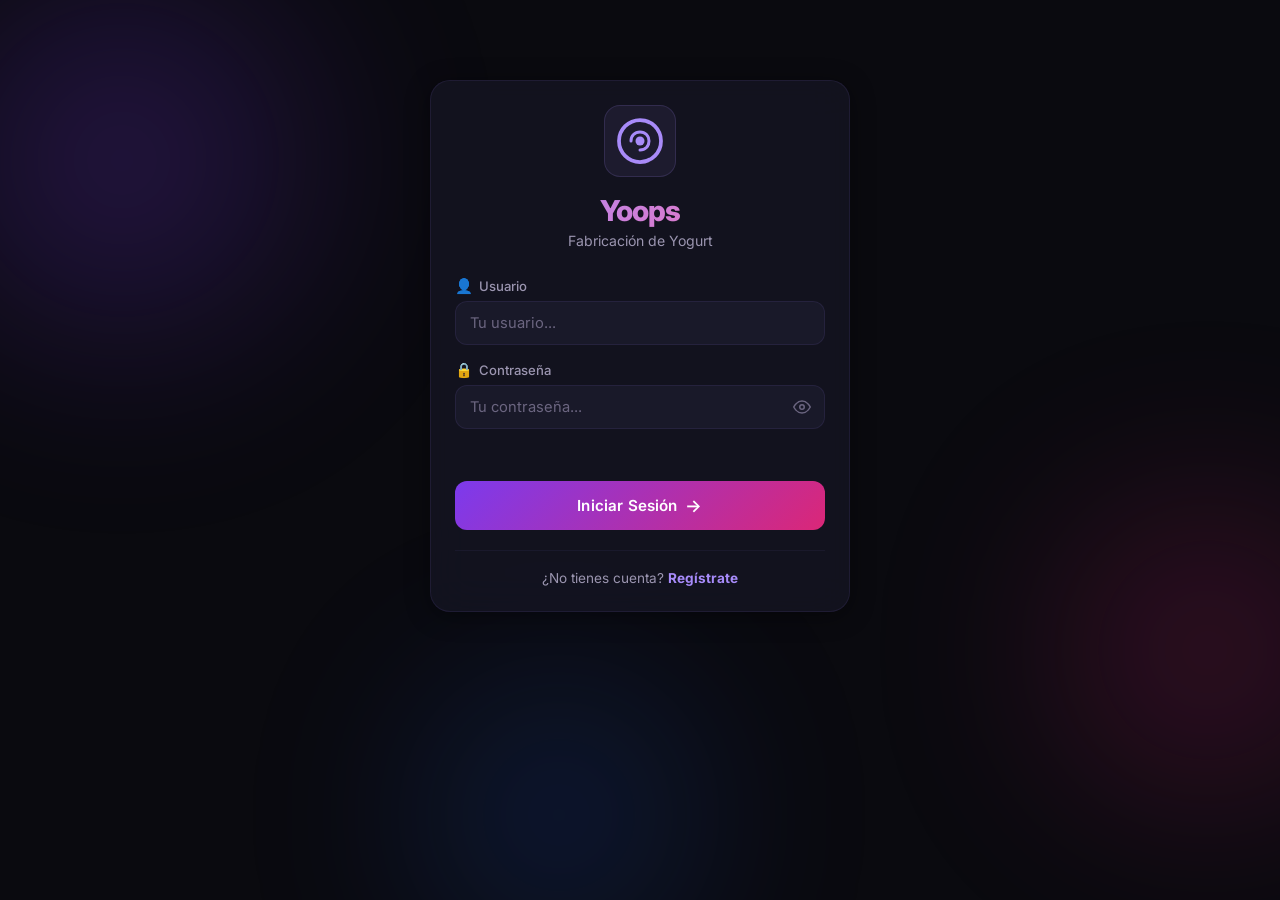
<file: index.html>
<!DOCTYPE html>
<html lang="es">
<head>
    <meta charset="UTF-8">
    <meta name="viewport" content="width=device-width, initial-scale=1.0">
    <title>Yoops - Fabricación de Yogurt</title>
    <meta name="description" content="Sistema de registro de fabricación de yogurt Yoops. Controla sabores, pesos y locales.">
    <link rel="preconnect" href="https://fonts.googleapis.com">
    <link rel="preconnect" href="https://fonts.gstatic.com" crossorigin>
    <link href="https://fonts.googleapis.com/css2?family=Inter:wght@300;400;500;600;700;800&display=swap" rel="stylesheet">
    <link rel="stylesheet" href="styles.css">
    <link rel="stylesheet" href="searchable-combo.css">
</head>
<body>
    <!-- Animated background blobs -->
    <div class="bg-blobs">
        <div class="blob blob-1"></div>
        <div class="blob blob-2"></div>
        <div class="blob blob-3"></div>
    </div>

    <div class="app-container">

        <!-- ========== LOGIN SCREEN ========== -->
        <div class="screen" id="loginScreen">
            <div class="login-card card">
                <div class="login-logo">
                    <div class="logo-icon-lg">
                        <svg width="48" height="48" viewBox="0 0 32 32" fill="none">
                            <circle cx="16" cy="16" r="14" stroke="url(#logoGrad2)" stroke-width="2.5"/>
                            <path d="M10 16C10 12.5 12.5 10 16 10C19.5 10 22 12.5 22 16C22 19.5 19.5 22 16 22" stroke="url(#logoGrad2)" stroke-width="2" stroke-linecap="round"/>
                            <circle cx="16" cy="16" r="3" fill="url(#logoGrad2)"/>
                            <defs>
                                <linearGradient id="logoGrad2" x1="0" y1="0" x2="32" y2="32">
                                    <stop stop-color="#a78bfa"/>
                                    <stop offset="1" stop-color="#f472b6"/>
                                </linearGradient>
                            </defs>
                        </svg>
                    </div>
                    <h1 class="login-title">Yoops</h1>
                    <p class="login-subtitle">Fabricación de Yogurt</p>
                </div>

                <form id="loginForm" class="login-form">
                    <div class="form-group">
                        <label for="loginUser" class="form-label">
                            <span class="label-icon">👤</span> Usuario
                        </label>
                        <div class="input-wrapper">
                            <input type="text" id="loginUser" placeholder="Tu usuario..." required autocomplete="username">
                        </div>
                    </div>
                    <div class="form-group">
                        <label for="loginPass" class="form-label">
                            <span class="label-icon">🔒</span> Contraseña
                        </label>
                        <div class="input-wrapper input-password">
                            <input type="password" id="loginPass" placeholder="Tu contraseña..." required autocomplete="current-password">
                            <button type="button" class="btn-toggle-pass" id="togglePass" tabindex="-1" title="Mostrar contraseña">
                                <svg class="eye-open" width="18" height="18" viewBox="0 0 24 24" fill="none" stroke="currentColor" stroke-width="2"><path d="M1 12s4-8 11-8 11 8 11 8-4 8-11 8S1 12 1 12z"/><circle cx="12" cy="12" r="3"/></svg>
                                <svg class="eye-closed" width="18" height="18" viewBox="0 0 24 24" fill="none" stroke="currentColor" stroke-width="2" style="display:none"><path d="M17.94 17.94A10.07 10.07 0 0112 20c-7 0-11-8-11-8a18.45 18.45 0 015.06-5.94M9.9 4.24A9.12 9.12 0 0112 4c7 0 11 8 11 8a18.5 18.5 0 01-2.16 3.19m-6.72-1.07a3 3 0 11-4.24-4.24"/><line x1="1" y1="1" x2="23" y2="23"/></svg>
                            </button>
                        </div>
                    </div>
                    <div class="login-error" id="loginError"></div>
                    <button type="submit" class="btn-submit" id="loginBtn">
                        <span class="btn-text">Iniciar Sesión</span>
                        <span class="btn-loader" id="loginLoader"><svg class="spinner" width="20" height="20" viewBox="0 0 20 20"><circle cx="10" cy="10" r="8" stroke="currentColor" stroke-width="2" fill="none" stroke-dasharray="40" stroke-dashoffset="10" stroke-linecap="round"/></svg></span>
                        <span class="btn-icon">→</span>
                    </button>
                </form>

                <div class="login-footer">
                    <button type="button" class="btn-link" id="showRegisterBtn">¿No tienes cuenta? <strong>Regístrate</strong></button>
                </div>
            </div>
        </div>

        <!-- ========== REGISTER SCREEN ========== -->
        <div class="screen hidden" id="registerScreen">
            <div class="login-card card">
                <div class="login-logo">
                    <div class="logo-icon-lg">
                        <svg width="48" height="48" viewBox="0 0 32 32" fill="none">
                            <circle cx="16" cy="16" r="14" stroke="url(#logoGrad3)" stroke-width="2.5"/>
                            <path d="M10 16C10 12.5 12.5 10 16 10C19.5 10 22 12.5 22 16C22 19.5 19.5 22 16 22" stroke="url(#logoGrad3)" stroke-width="2" stroke-linecap="round"/>
                            <circle cx="16" cy="16" r="3" fill="url(#logoGrad3)"/>
                            <defs>
                                <linearGradient id="logoGrad3" x1="0" y1="0" x2="32" y2="32">
                                    <stop stop-color="#a78bfa"/>
                                    <stop offset="1" stop-color="#f472b6"/>
                                </linearGradient>
                            </defs>
                        </svg>
                    </div>
                    <h1 class="login-title">Crear Cuenta</h1>
                    <p class="login-subtitle">Únete a Yoops</p>
                </div>

                <form id="registerForm" class="login-form">
                    <div class="form-group">
                        <label for="regUser" class="form-label">
                            <span class="label-icon">👤</span> Usuario
                        </label>
                        <div class="input-wrapper">
                            <input type="text" id="regUser" placeholder="Elige un usuario..." required>
                        </div>
                    </div>
                    <div class="form-group">
                        <label for="regPass" class="form-label">
                            <span class="label-icon">🔒</span> Contraseña
                        </label>
                        <div class="input-wrapper">
                            <input type="password" id="regPass" placeholder="Elige una contraseña..." required>
                        </div>
                    </div>
                    <div class="form-group">
                        <label for="regLocal" class="form-label">
                            <span class="label-icon">📍</span> Local asignado
                        </label>
                        <div class="select-wrapper">
                            <select id="regLocal" required>
                                <option value="" disabled selected>Selecciona tu local...</option>
                            </select>
                            <div class="select-arrow">
                                <svg width="12" height="12" viewBox="0 0 12 12" fill="none"><path d="M2 4L6 8L10 4" stroke="currentColor" stroke-width="2" stroke-linecap="round" stroke-linejoin="round"/></svg>
                            </div>
                        </div>
                    </div>
                    <div class="login-error" id="registerError"></div>
                    <button type="submit" class="btn-submit" id="registerBtn">
                        <span class="btn-text">Crear Cuenta</span>
                        <span class="btn-loader" id="registerLoader"><svg class="spinner" width="20" height="20" viewBox="0 0 20 20"><circle cx="10" cy="10" r="8" stroke="currentColor" stroke-width="2" fill="none" stroke-dasharray="40" stroke-dashoffset="10" stroke-linecap="round"/></svg></span>
                        <span class="btn-icon">→</span>
                    </button>
                </form>

                <div class="login-footer">
                    <button type="button" class="btn-link" id="showLoginBtn">¿Ya tienes cuenta? <strong>Inicia sesión</strong></button>
                </div>
            </div>
        </div>

        <!-- ========== SELECT LOCAL SCREEN (for existing users without a real local) ========== -->
        <div class="screen hidden" id="selectLocalScreen">
            <div class="login-card card">
                <div class="login-logo">
                    <div class="logo-icon-lg" style="font-size: 2.5rem;">📍</div>
                    <h1 class="login-title">Selecciona tu Local</h1>
                    <p class="login-subtitle">Hola <span id="selectLocalUserName"></span>, necesitas asignar tu local</p>
                </div>

                <form id="selectLocalForm" class="login-form">
                    <div class="form-group">
                        <label for="assignLocal" class="form-label">
                            <span class="label-icon">🏪</span> ¿En qué local trabajas?
                        </label>
                        <div class="select-wrapper">
                            <select id="assignLocal" required>
                                <option value="" disabled selected>Selecciona tu local...</option>
                            </select>
                            <div class="select-arrow">
                                <svg width="12" height="12" viewBox="0 0 12 12" fill="none"><path d="M2 4L6 8L10 4" stroke="currentColor" stroke-width="2" stroke-linecap="round" stroke-linejoin="round"/></svg>
                            </div>
                        </div>
                    </div>
                    <div class="login-error" id="selectLocalError"></div>
                    <button type="submit" class="btn-submit">
                        <span class="btn-text">Confirmar Local</span>
                        <span class="btn-icon">→</span>
                    </button>
                </form>
            </div>
        </div>

        <!-- ========== MAIN APP SCREEN ========== -->
        <div class="screen hidden" id="appScreen">
            <!-- Header -->
            <header class="app-header">
                <div class="logo-section">
                    <div class="logo-icon">
                        <svg width="32" height="32" viewBox="0 0 32 32" fill="none">
                            <circle cx="16" cy="16" r="14" stroke="url(#logoGrad)" stroke-width="2.5"/>
                            <path d="M10 16C10 12.5 12.5 10 16 10C19.5 10 22 12.5 22 16C22 19.5 19.5 22 16 22" stroke="url(#logoGrad)" stroke-width="2" stroke-linecap="round"/>
                            <circle cx="16" cy="16" r="3" fill="url(#logoGrad)"/>
                            <defs>
                                <linearGradient id="logoGrad" x1="0" y1="0" x2="32" y2="32">
                                    <stop stop-color="#a78bfa"/>
                                    <stop offset="1" stop-color="#f472b6"/>
                                </linearGradient>
                            </defs>
                        </svg>
                    </div>
                    <div>
                        <h1 class="app-title">Yoops</h1>
                        <p class="app-subtitle">Fabricación de Yogurt</p>
                    </div>
                </div>
                <div class="header-right">
                    <div class="user-info">
                        <span class="user-name" id="displayUserName"></span>
                        <span class="user-local" id="displayUserLocal"></span>
                    </div>
                    <button class="btn-logout" id="logoutBtn" title="Cerrar sesión">
                        <svg width="18" height="18" viewBox="0 0 24 24" fill="none" stroke="currentColor" stroke-width="2" stroke-linecap="round" stroke-linejoin="round">
                            <path d="M9 21H5a2 2 0 01-2-2V5a2 2 0 012-2h4"/>
                            <polyline points="16 17 21 12 16 7"/>
                            <line x1="21" y1="12" x2="9" y2="12"/>
                        </svg>
                    </button>
                </div>
            </header>

            <!-- Dashboard: Inventario de Yogurt al Comienzo del Día -->
            <section class="card dashboard-card" id="dashboardCard">
                <div class="card-header">
                    <h2 class="card-title">
                        <span class="card-icon">📊</span>
                        Inventario al Comienzo del Día
                    </h2>
                    <div class="card-header-actions">
                        <span class="card-badge badge-inventory">Inventario Local</span>
                        <button class="btn-refresh" id="refreshBtn" title="Actualizar inventario">
                            <svg width="16" height="16" viewBox="0 0 16 16" fill="none"><path d="M14 8C14 11.3137 11.3137 14 8 14C4.68629 14 2 11.3137 2 8C2 4.68629 4.68629 2 8 2C10.2091 2 12.1182 3.27477 13.0645 5.14286" stroke="currentColor" stroke-width="1.5" stroke-linecap="round"/><path d="M10 5H13.5V1.5" stroke="currentColor" stroke-width="1.5" stroke-linecap="round" stroke-linejoin="round"/></svg>
                        </button>
                    </div>
                </div>
                <div class="dashboard-grid" id="dashboardGrid">
                    <div class="dashboard-loading">Cargando inventario...</div>
                </div>
            </section>

            <!-- Admin Nav (only visible for admins) -->
            <nav class="admin-nav hidden" id="adminNav">
                <a href="articulos.html" class="admin-nav-link">
                    <span class="admin-nav-icon">📦</span>
                    <span>Gestión de Artículos</span>
                    <svg width="14" height="14" viewBox="0 0 24 24" fill="none" stroke="currentColor" stroke-width="2" stroke-linecap="round"><polyline points="9 18 15 12 9 6"/></svg>
                </a>
            </nav>

            <!-- General Nav -->
            <nav class="general-nav" id="generalNav">
                <a href="fabricacion.html" class="general-nav-link nav-link-pink" id="navFabricacion">
                    <span class="nav-link-icon">🥣</span>
                    <span>Fabricación de Yogurt</span>
                    <svg width="14" height="14" viewBox="0 0 24 24" fill="none" stroke="currentColor" stroke-width="2" stroke-linecap="round"><polyline points="9 18 15 12 9 6"/></svg>
                </a>
                <a href="topping.html" class="general-nav-link nav-link-orange" id="navTopping">
                    <span class="nav-link-icon">🧁</span>
                    <span>Consumo de Topping</span>
                    <svg width="14" height="14" viewBox="0 0 24 24" fill="none" stroke="currentColor" stroke-width="2" stroke-linecap="round"><polyline points="9 18 15 12 9 6"/></svg>
                </a>
                <a href="limpieza.html" class="general-nav-link nav-link-cyan" id="navLimpieza">
                    <span class="nav-link-icon">🧽</span>
                    <span>Limpieza de Máquina</span>
                    <svg width="14" height="14" viewBox="0 0 24 24" fill="none" stroke="currentColor" stroke-width="2" stroke-linecap="round"><polyline points="9 18 15 12 9 6"/></svg>
                </a>
                <a href="transferencias.html" class="general-nav-link nav-link-purple" id="navTransferencias">
                    <span class="nav-link-icon">🔄</span>
                    <span>Transferencias</span>
                    <span class="nav-pending-badge hidden" id="transferPendingBadge"></span>
                    <svg width="14" height="14" viewBox="0 0 24 24" fill="none" stroke="currentColor" stroke-width="2" stroke-linecap="round"><polyline points="9 18 15 12 9 6"/></svg>
                </a>
            </nav>
        </div>

        <!-- Toast Notification -->
        <div class="toast" id="toast">
            <div class="toast-icon" id="toastIcon">✅</div>
            <div class="toast-content">
                <p class="toast-title" id="toastTitle">Éxito</p>
                <p class="toast-message" id="toastMessage">Registro creado correctamente</p>
            </div>
        </div>
    </div>

    <script src="config.js?v=9"></script>
    <script src="utils.js?v=9"></script>
    <script src="searchable-combo.js?v=9"></script>
    <script src="app.js?v=9"></script>
</body>
</html>
</file>
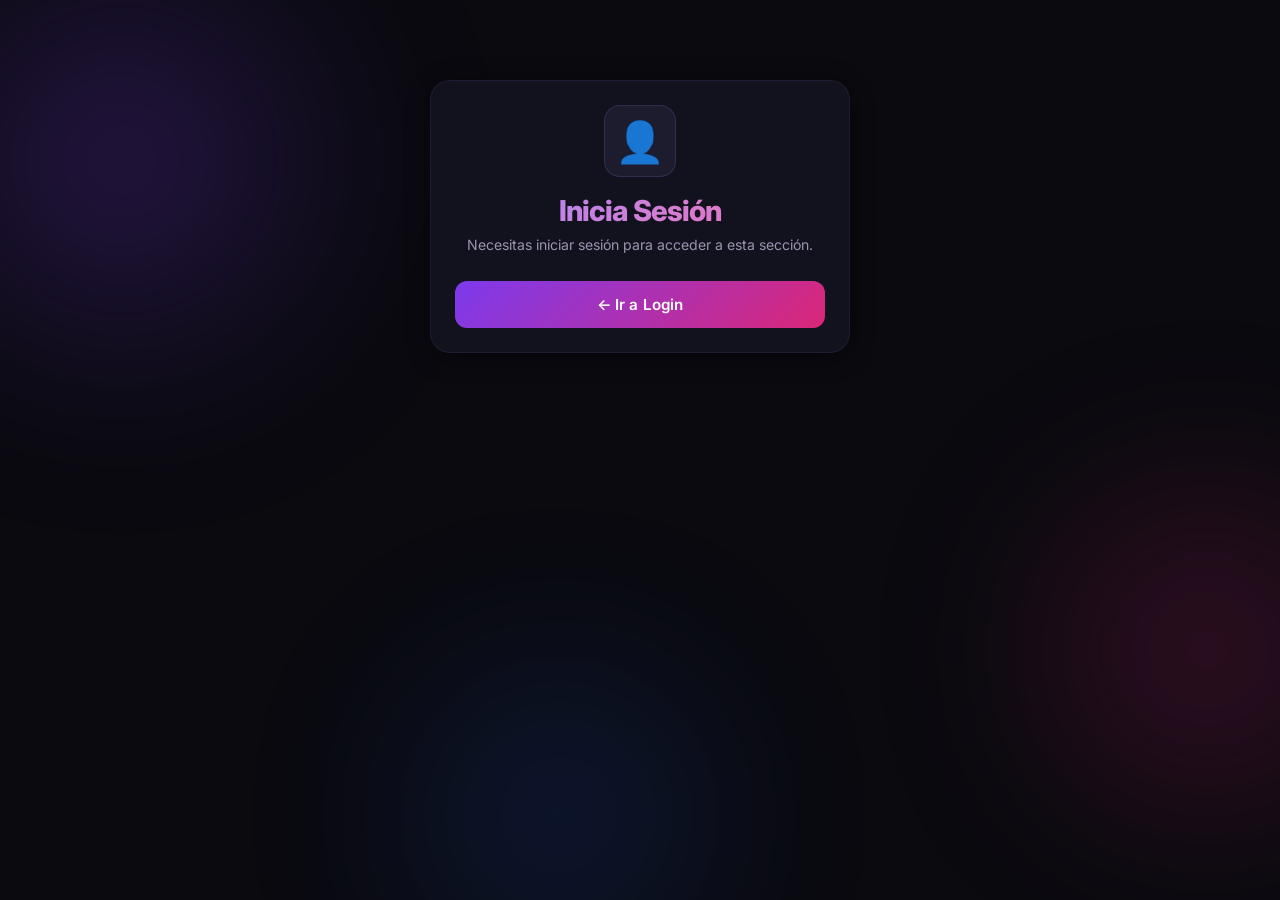
<file: articulos.html>
<!DOCTYPE html>
<html lang="es">
<head>
    <meta charset="UTF-8">
    <meta name="viewport" content="width=device-width, initial-scale=1.0">
    <title>Yoops - Gestión de Artículos</title>
    <meta name="description" content="Panel de administración de artículos Yoops. Solo acceso para administradores.">
    <link rel="preconnect" href="https://fonts.googleapis.com">
    <link rel="preconnect" href="https://fonts.gstatic.com" crossorigin>
    <link href="https://fonts.googleapis.com/css2?family=Inter:wght@300;400;500;600;700;800&display=swap" rel="stylesheet">
    <link rel="stylesheet" href="styles.css">
    <link rel="stylesheet" href="articulos.css">
</head>
<body>
    <!-- Animated background blobs -->
    <div class="bg-blobs">
        <div class="blob blob-1"></div>
        <div class="blob blob-2"></div>
        <div class="blob blob-3"></div>
    </div>

    <div class="app-container">

        <!-- ========== ACCESS DENIED SCREEN ========== -->
        <div class="screen hidden" id="accessDeniedScreen">
            <div class="login-card card" style="text-align:center;">
                <div class="login-logo">
                    <div class="logo-icon-lg" style="font-size: 2.5rem;">🔒</div>
                    <h1 class="login-title">Acceso Restringido</h1>
                    <p class="login-subtitle" style="margin-top:8px;">Esta sección es solo para administradores.</p>
                    <p class="login-subtitle" id="deniedUserInfo" style="margin-top:4px;"></p>
                </div>
                <a href="index.html" class="btn-submit" style="text-decoration:none; margin-top:16px;">
                    <span class="btn-text">← Volver al Inicio</span>
                </a>
            </div>
        </div>

        <!-- ========== NOT LOGGED IN SCREEN ========== -->
        <div class="screen hidden" id="notLoggedScreen">
            <div class="login-card card" style="text-align:center;">
                <div class="login-logo">
                    <div class="logo-icon-lg" style="font-size: 2.5rem;">👤</div>
                    <h1 class="login-title">Inicia Sesión</h1>
                    <p class="login-subtitle" style="margin-top:8px;">Necesitas iniciar sesión para acceder a esta sección.</p>
                </div>
                <a href="index.html" class="btn-submit" style="text-decoration:none; margin-top:16px;">
                    <span class="btn-text">← Ir a Login</span>
                </a>
            </div>
        </div>

        <!-- ========== MAIN ARTICULOS SCREEN ========== -->
        <div class="screen hidden" id="articulosScreen">
            <!-- Header -->
            <header class="app-header">
                <div class="logo-section">
                    <a href="index.html" class="btn-back" title="Volver a Fabricación">
                        <svg width="18" height="18" viewBox="0 0 24 24" fill="none" stroke="currentColor" stroke-width="2" stroke-linecap="round" stroke-linejoin="round"><polyline points="15 18 9 12 15 6"/></svg>
                    </a>
                    <div>
                        <h1 class="app-title">Artículos</h1>
                        <p class="app-subtitle">Panel de Administración</p>
                    </div>
                </div>
                <div class="header-right">
                    <div class="stat-chip stat-chip-purple">
                        <span class="stat-dot stat-dot-purple"></span>
                        <span id="totalArticulos">0</span> artículos
                    </div>
                    <div class="user-info">
                        <span class="user-name" id="displayUserName"></span>
                        <span class="admin-badge">Admin</span>
                    </div>
                </div>
            </header>

            <!-- Toolbar -->
            <div class="toolbar">
                <div class="search-wrapper">
                    <svg class="search-icon" width="16" height="16" viewBox="0 0 24 24" fill="none" stroke="currentColor" stroke-width="2"><circle cx="11" cy="11" r="8"/><line x1="21" y1="21" x2="16.65" y2="16.65"/></svg>
                    <input type="text" id="searchInput" class="search-input" placeholder="Buscar artículo...">
                    <button class="search-clear hidden" id="searchClear" title="Limpiar búsqueda">✕</button>
                </div>
                <button class="btn-add" id="addBtn">
                    <svg width="16" height="16" viewBox="0 0 24 24" fill="none" stroke="currentColor" stroke-width="2.5" stroke-linecap="round"><line x1="12" y1="5" x2="12" y2="19"/><line x1="5" y1="12" x2="19" y2="12"/></svg>
                    <span>Agregar</span>
                </button>
            </div>

            <!-- Articulos List -->
            <section class="card articulos-card">
                <div class="articulos-list" id="articulosList">
                    <!-- Rendered by JS -->
                </div>
                <div class="empty-state" id="emptyState">
                    <div class="empty-icon">📦</div>
                    <p class="empty-text">No se encontraron artículos</p>
                    <p class="empty-sub" id="emptySubtext">Agrega tu primer artículo</p>
                </div>
            </section>
        </div>

        <!-- ========== MODAL: Add/Edit Articulo ========== -->
        <div class="modal-overlay hidden" id="modalOverlay">
            <div class="modal-card card">
                <div class="modal-header">
                    <h2 class="modal-title" id="modalTitle">Nuevo Artículo</h2>
                    <button class="btn-modal-close" id="modalClose" title="Cerrar">
                        <svg width="18" height="18" viewBox="0 0 24 24" fill="none" stroke="currentColor" stroke-width="2" stroke-linecap="round"><line x1="18" y1="6" x2="6" y2="18"/><line x1="6" y1="6" x2="18" y2="18"/></svg>
                    </button>
                </div>
                <form id="articuloForm">
                    <div class="form-group">
                        <label for="articuloInput" class="form-label">
                            <span class="label-icon">📦</span> Nombre del artículo
                        </label>
                        <div class="input-wrapper">
                            <input type="text" id="articuloInput" placeholder="Ej: GRANOLA (MP)" required>
                        </div>
                    </div>
                    <div class="modal-error" id="modalError"></div>
                    <div class="modal-actions">
                        <button type="button" class="btn-cancel" id="modalCancelBtn">Cancelar</button>
                        <button type="submit" class="btn-submit btn-modal-save" id="modalSaveBtn">
                            <span class="btn-text">Guardar</span>
                            <span class="btn-loader" id="modalLoader"><svg class="spinner" width="20" height="20" viewBox="0 0 20 20"><circle cx="10" cy="10" r="8" stroke="currentColor" stroke-width="2" fill="none" stroke-dasharray="40" stroke-dashoffset="10" stroke-linecap="round"/></svg></span>
                        </button>
                    </div>
                </form>
            </div>
        </div>

        <!-- ========== MODAL: Delete Confirm ========== -->
        <div class="modal-overlay hidden" id="deleteOverlay">
            <div class="modal-card card modal-card-sm">
                <div class="modal-header">
                    <h2 class="modal-title">⚠️ Eliminar Artículo</h2>
                </div>
                <p class="delete-message">¿Estás seguro que deseas eliminar <strong id="deleteItemName"></strong>?</p>
                <p class="delete-sub">Esta acción no se puede deshacer.</p>
                <div class="modal-actions">
                    <button type="button" class="btn-cancel" id="deleteCancelBtn">Cancelar</button>
                    <button type="button" class="btn-delete-confirm" id="deleteConfirmBtn">Eliminar</button>
                </div>
            </div>
        </div>

        <!-- Toast Notification -->
        <div class="toast" id="toast">
            <div class="toast-icon" id="toastIcon">✅</div>
            <div class="toast-content">
                <p class="toast-title" id="toastTitle">Éxito</p>
                <p class="toast-message" id="toastMessage">Operación exitosa</p>
            </div>
        </div>
    </div>

    <script src="config.js?v=9"></script>
    <script src="utils.js?v=9"></script>
    <script src="articulos.js?v=9"></script>
</body>
</html>
</file>
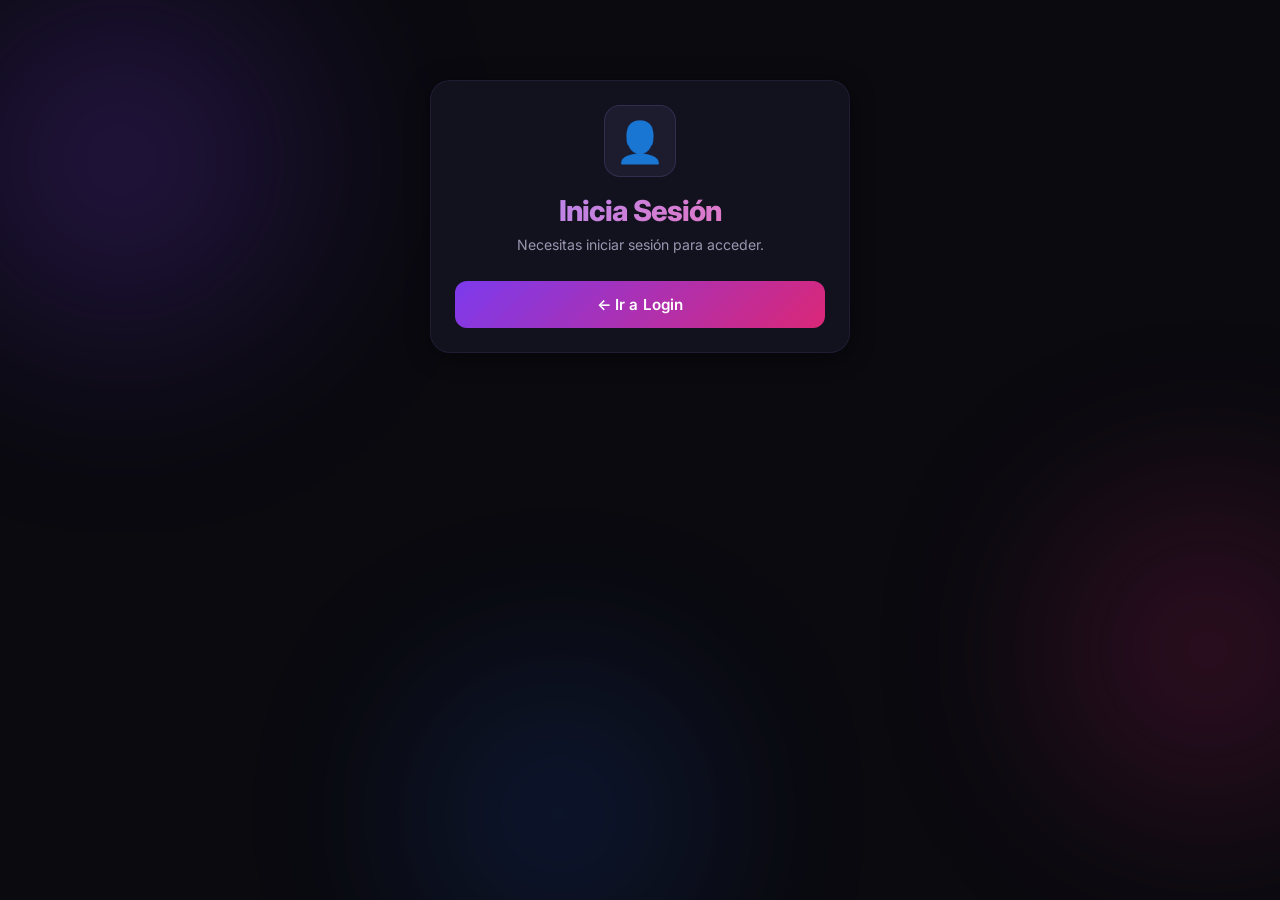
<file: fabricacion.html>
<!DOCTYPE html>
<html lang="es">
<head>
    <meta charset="UTF-8">
    <meta name="viewport" content="width=device-width, initial-scale=1.0">
    <title>Yoops - Fabricación de Yogurt</title>
    <meta name="description" content="Registro de fabricación de yogurt por peso. Control de producción Yoops.">
    <link rel="preconnect" href="https://fonts.googleapis.com">
    <link rel="preconnect" href="https://fonts.gstatic.com" crossorigin>
    <link href="https://fonts.googleapis.com/css2?family=Inter:wght@300;400;500;600;700;800&display=swap" rel="stylesheet">
    <link rel="stylesheet" href="styles.css?v=9">
    <link rel="stylesheet" href="searchable-combo.css?v=9">
</head>
<body>
    <!-- Animated background blobs -->
    <div class="bg-blobs">
        <div class="blob blob-1"></div>
        <div class="blob blob-2"></div>
        <div class="blob blob-3"></div>
    </div>

    <div class="app-container">

        <!-- ========== NOT LOGGED SCREEN ========== -->
        <div class="screen hidden" id="notLoggedScreen">
            <div class="login-card card" style="text-align:center;">
                <div class="login-logo">
                    <div class="logo-icon-lg" style="font-size: 2.5rem;">👤</div>
                    <h1 class="login-title">Inicia Sesión</h1>
                    <p class="login-subtitle" style="margin-top:8px;">Necesitas iniciar sesión para acceder.</p>
                </div>
                <a href="index.html" class="btn-submit" style="text-decoration:none; margin-top:16px;">
                    <span class="btn-text">← Ir a Login</span>
                </a>
            </div>
        </div>

        <!-- ========== MAIN FABRICACION SCREEN ========== -->
        <div class="screen hidden" id="fabricacionScreen">
            <!-- Header -->
            <header class="app-header">
                <div class="logo-section">
                    <a href="index.html" class="btn-back" title="Volver a Dashboard">
                        <svg width="18" height="18" viewBox="0 0 24 24" fill="none" stroke="currentColor" stroke-width="2" stroke-linecap="round" stroke-linejoin="round"><polyline points="15 18 9 12 15 6"/></svg>
                    </a>
                    <div>
                        <h1 class="app-title">Fabricación</h1>
                        <p class="app-subtitle">Registro de Yogurt</p>
                    </div>
                </div>
                <div class="header-right">
                    <div class="user-info">
                        <span class="user-name" id="displayUserName"></span>
                        <span class="user-local" id="displayUserLocal"></span>
                    </div>
                </div>
            </header>

            <!-- Form Card -->
            <section class="card form-card" id="formCard">
                <div class="card-header">
                    <h2 class="card-title">
                        <span class="card-icon">🥣</span>
                        Nuevo Registro
                    </h2>
                    <span class="card-badge">Fabricación</span>
                </div>

                <form id="fabricacionForm" class="form-grid-simple">
                    <!-- Sabor -->
                    <div class="form-group">
                        <label for="saborInput" class="form-label">
                            <span class="label-icon">🍦</span>
                            Sabor
                        </label>
                        <div class="searchable-select" id="saborCombobox">
                            <div class="input-wrapper">
                                <input type="text" id="saborInput" placeholder="Buscar sabor..." autocomplete="off">
                                <span class="input-suffix search-icon">🔍</span>
                            </div>
                            <input type="hidden" id="saborValue">
                            <div class="searchable-dropdown hidden" id="saborDropdown">
                                <div class="searchable-list" id="saborList"></div>
                            </div>
                        </div>
                    </div>

                    <!-- Peso -->
                    <div class="form-group">
                        <label for="pesoInput" class="form-label">
                            <span class="label-icon">⚖️</span>
                            Peso (gramos)
                        </label>
                        <div class="input-wrapper">
                            <input type="number" id="pesoInput" placeholder="Ej: 5000" min="1" step="1" required>
                            <span class="input-suffix">g</span>
                        </div>
                    </div>

                    <!-- Submit Button -->
                    <div class="form-actions">
                        <button type="button" class="btn-cancel-edit hidden" id="cancelEditBtn">Cancelar</button>
                        <button type="submit" class="btn-submit" id="submitBtn">
                            <span class="btn-text" id="submitBtnText">Registrar Fabricación</span>
                            <span class="btn-loader" id="btnLoader"><svg class="spinner" width="20" height="20" viewBox="0 0 20 20"><circle cx="10" cy="10" r="8" stroke="currentColor" stroke-width="2" fill="none" stroke-dasharray="40" stroke-dashoffset="10" stroke-linecap="round"/></svg></span>
                            <span class="btn-icon">→</span>
                        </button>
                    </div>
                </form>
            </section>

            <!-- Records Table -->
            <section class="card records-card" id="recordsSection">
                <div class="card-header">
                    <h2 class="card-title">
                        <span class="card-icon">📋</span>
                        Registros de Hoy
                    </h2>
                    <div class="card-header-actions">
                        <div class="stat-chip">
                            <span class="stat-dot stat-dot-green"></span>
                            <span id="todayCount">0</span> registros
                        </div>
                        <button class="btn-refresh" id="refreshBtn" title="Actualizar registros">
                            <svg width="16" height="16" viewBox="0 0 16 16" fill="none"><path d="M14 8C14 11.3137 11.3137 14 8 14C4.68629 14 2 11.3137 2 8C2 4.68629 4.68629 2 8 2C10.2091 2 12.1182 3.27477 13.0645 5.14286" stroke="currentColor" stroke-width="1.5" stroke-linecap="round"/><path d="M10 5H13.5V1.5" stroke="currentColor" stroke-width="1.5" stroke-linecap="round" stroke-linejoin="round"/></svg>
                        </button>
                    </div>
                </div>

                <div class="table-container">
                    <table class="records-table" id="recordsTable">
                        <thead>
                            <tr>
                                <th>Sabor</th>
                                <th>Peso (g)</th>
                                <th>Creado por</th>
                                <th>Hora</th>
                                <th></th>
                            </tr>
                        </thead>
                        <tbody id="recordsBody"></tbody>
                    </table>
                    <div class="empty-state" id="emptyState">
                        <div class="empty-icon">🫗</div>
                        <p class="empty-text">No hay registros aún</p>
                        <p class="empty-sub">Crea tu primer registro de fabricación</p>
                    </div>
                </div>
            </section>
        </div>

        <!-- Toast Notification -->
        <div class="toast" id="toast">
            <div class="toast-icon" id="toastIcon">✅</div>
            <div class="toast-content">
                <p class="toast-title" id="toastTitle">Éxito</p>
                <p class="toast-message" id="toastMessage">Registro creado correctamente</p>
            </div>
        </div>
    </div>

    <script src="config.js?v=9"></script>
    <script src="utils.js?v=9"></script>
    <script src="searchable-combo.js?v=9"></script>
    <script src="fabricacion.js?v=9"></script>
</body>
</html>
</file>
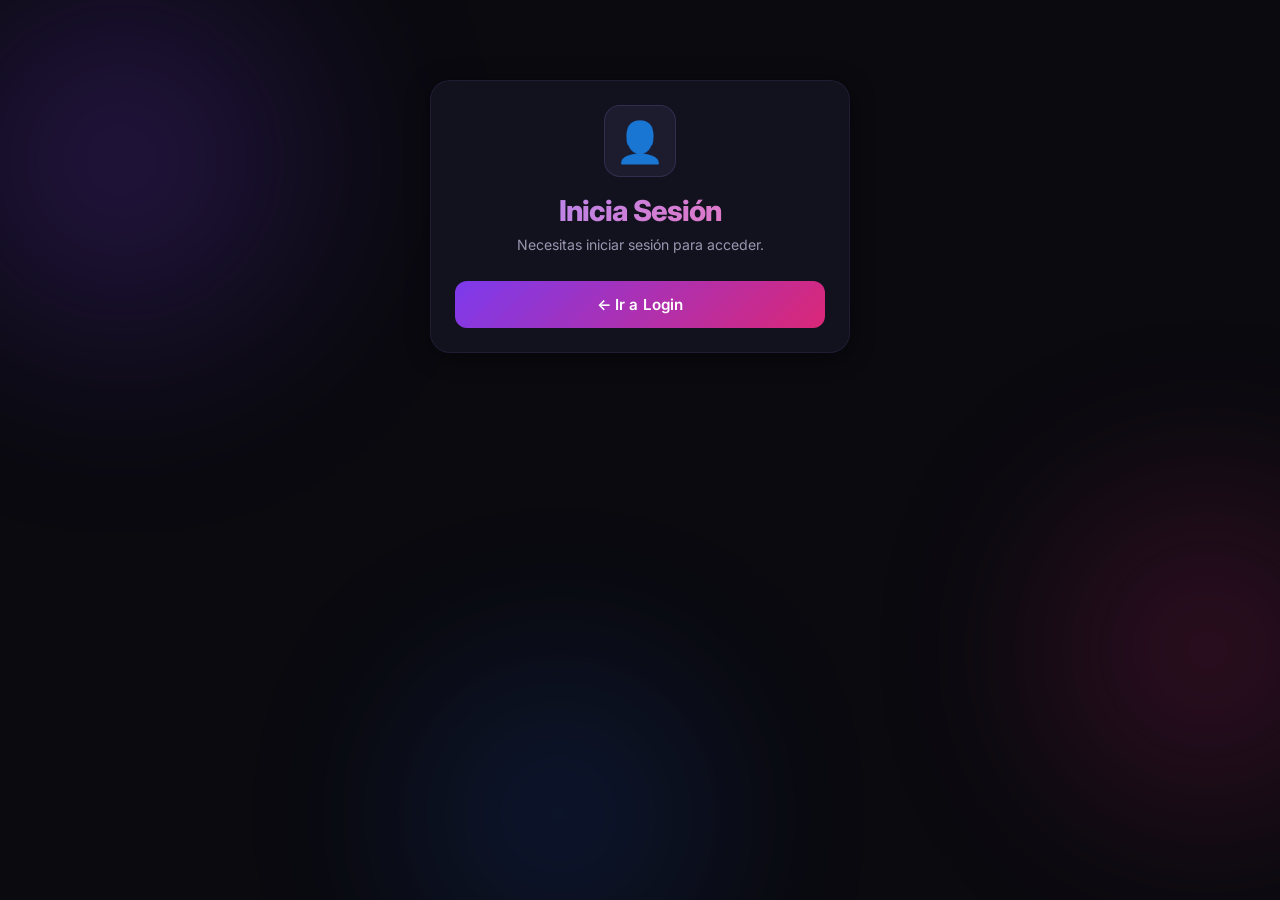
<file: limpieza.html>
<!DOCTYPE html>
<html lang="es">
<head>
    <meta charset="UTF-8">
    <meta name="viewport" content="width=device-width, initial-scale=1.0">
    <title>Yoops - Limpieza de Máquina</title>
    <meta name="description" content="Registro de limpieza de máquina de yogurt. Control de pesos y merma.">
    <link rel="preconnect" href="https://fonts.googleapis.com">
    <link rel="preconnect" href="https://fonts.gstatic.com" crossorigin>
    <link href="https://fonts.googleapis.com/css2?family=Inter:wght@300;400;500;600;700;800&display=swap" rel="stylesheet">
    <link rel="stylesheet" href="styles.css">
    <link rel="stylesheet" href="limpieza.css">
    <link rel="stylesheet" href="searchable-combo.css">
</head>
<body>
    <div class="bg-blobs">
        <div class="blob blob-1"></div>
        <div class="blob blob-2"></div>
        <div class="blob blob-3"></div>
    </div>

    <div class="app-container">

        <!-- NOT LOGGED -->
        <div class="screen hidden" id="notLoggedScreen">
            <div class="login-card card" style="text-align:center;">
                <div class="login-logo">
                    <div class="logo-icon-lg" style="font-size:2.5rem;">👤</div>
                    <h1 class="login-title">Inicia Sesión</h1>
                    <p class="login-subtitle" style="margin-top:8px;">Necesitas iniciar sesión para acceder.</p>
                </div>
                <a href="index.html" class="btn-submit" style="text-decoration:none;margin-top:16px;">
                    <span class="btn-text">← Ir a Login</span>
                </a>
            </div>
        </div>

        <!-- MAIN LIMPIEZA SCREEN -->
        <div class="screen hidden" id="limpiezaScreen">
            <!-- Header -->
            <header class="app-header">
                <div class="logo-section">
                    <a href="index.html" class="btn-back" title="Volver">
                        <svg width="18" height="18" viewBox="0 0 24 24" fill="none" stroke="currentColor" stroke-width="2" stroke-linecap="round" stroke-linejoin="round"><polyline points="15 18 9 12 15 6"/></svg>
                    </a>
                    <div>
                        <h1 class="app-title">Limpieza Máquina</h1>
                        <p class="app-subtitle">Control de Pesos</p>
                    </div>
                </div>
                <div class="header-right">
                    <div class="user-info">
                        <span class="user-name" id="displayUserName"></span>
                        <span class="user-local" id="displayUserLocal"></span>
                    </div>
                </div>
            </header>

            <!-- Form Card -->
            <section class="card form-card">
                <div class="card-header">
                    <h2 class="card-title">
                        <span class="card-icon">🧽</span>
                        Registro de Limpieza
                    </h2>
                    <span class="card-badge badge-limpieza">Limpieza</span>
                </div>

                <form id="limpiezaForm">
                    <!-- Sabor -->
                    <div class="form-section">
                        <div class="form-group form-group-full">
                        <label for="saborInput" class="form-label">
                            <span class="label-icon">🍦</span> Sabor de fabricación
                        </label>
                        <div class="searchable-select" id="saborCombobox">
                            <div class="input-wrapper">
                                <input type="text" id="saborInput" placeholder="Buscar sabor..." autocomplete="off">
                                <span class="input-suffix search-icon">🔍</span>
                            </div>
                            <input type="hidden" id="saborValue">
                            <div class="searchable-dropdown hidden" id="saborDropdown">
                                <div class="searchable-list" id="saborList"></div>
                            </div>
                        </div>
                    </div>
                    </div>

                    <!-- Step 1: ANTES de la limpieza -->
                    <div class="form-step">
                        <div class="step-header">
                            <span class="step-number">1</span>
                            <div>
                                <h3 class="step-title">Antes de la limpieza</h3>
                                <p class="step-sub">Pesos iniciales de yogurt y agua</p>
                            </div>
                        </div>
                        <div class="step-fields">
                            <div class="form-group">
                                <label for="mezclaInicial" class="form-label">
                                    <span class="label-icon">🥛</span> Peso inicial yogurt (enjuague)
                                </label>
                                <div class="input-wrapper">
                                    <input type="number" id="mezclaInicial" placeholder="0" min="0" step="1">
                                    <span class="input-suffix">g</span>
                                </div>
                            </div>
                            <div class="form-group">
                                <label for="aguaInicial" class="form-label">
                                    <span class="label-icon">💧</span> Peso inicial agua
                                </label>
                                <div class="input-wrapper">
                                    <input type="number" id="aguaInicial" placeholder="0" min="0" step="1">
                                    <span class="input-suffix">g</span>
                                </div>
                            </div>
                        </div>
                    </div>

                    <!-- Step 2: Extracción -->
                    <div class="form-step">
                        <div class="step-header">
                            <span class="step-number">2</span>
                            <div>
                                <h3 class="step-title">Extracción</h3>
                                <p class="step-sub">Peso del yogurt al descargar la máquina (antes del enjuague)</p>
                            </div>
                        </div>
                        <div class="step-fields">
                            <div class="form-group form-group-full">
                                <label for="productoExtraido" class="form-label">
                                    <span class="label-icon">🫙</span> Peso yogurt extraído
                                </label>
                                <div class="input-wrapper">
                                    <input type="number" id="productoExtraido" placeholder="0" min="0" step="1">
                                    <span class="input-suffix">g</span>
                                </div>
                            </div>
                        </div>
                    </div>

                    <!-- Step 3: DESPUÉS de la limpieza -->
                    <div class="form-step">
                        <div class="step-header">
                            <span class="step-number">3</span>
                            <div>
                                <h3 class="step-title">Después de la limpieza</h3>
                                <p class="step-sub">Pesos finales después del enjuague</p>
                            </div>
                        </div>
                        <div class="step-fields">
                            <div class="form-group">
                                <label for="mezclaFinal" class="form-label">
                                    <span class="label-icon">🥛</span> Peso final mezcla (yogurt + enjuague)
                                </label>
                                <div class="input-wrapper">
                                    <input type="number" id="mezclaFinal" placeholder="0" min="0" step="1">
                                    <span class="input-suffix">g</span>
                                </div>
                            </div>
                            <div class="form-group">
                                <label for="aguaFinal" class="form-label">
                                    <span class="label-icon">💧</span> Peso final agua
                                </label>
                                <div class="input-wrapper">
                                    <input type="number" id="aguaFinal" placeholder="0" min="0" step="1">
                                    <span class="input-suffix">g</span>
                                </div>
                            </div>
                        </div>
                    </div>

                    <!-- Auto info -->
                    <div class="form-auto-info">
                        <div class="auto-chip"><span>📍</span><span id="autoLocal">—</span></div>
                        <div class="auto-chip"><span>👤</span><span id="autoUser">—</span></div>
                        <div class="auto-chip"><span>📅</span><span id="autoDate">—</span></div>
                    </div>

                    <!-- Submit -->
                    <div class="form-actions">
                        <button type="button" class="btn-cancel-edit hidden" id="cancelEditBtn">Cancelar</button>
                        <button type="submit" class="btn-submit btn-limpieza" id="submitBtn">
                            <span class="btn-text" id="submitBtnText">Registrar Limpieza</span>
                            <span class="btn-loader" id="btnLoader"><svg class="spinner" width="20" height="20" viewBox="0 0 20 20"><circle cx="10" cy="10" r="8" stroke="currentColor" stroke-width="2" fill="none" stroke-dasharray="40" stroke-dashoffset="10" stroke-linecap="round"/></svg></span>
                            <span class="btn-icon">→</span>
                        </button>
                    </div>
                </form>
            </section>

            <!-- Today's Records -->
            <section class="card records-card">
                <div class="card-header">
                    <h2 class="card-title">
                        <span class="card-icon">📋</span>
                        Registros de Hoy
                    </h2>
                    <div class="card-header-actions">
                        <div class="stat-chip stat-chip-cyan">
                            <span class="stat-dot stat-dot-cyan"></span>
                            <span id="todayCount">0</span> registros
                        </div>
                        <button class="btn-refresh" id="refreshBtn" title="Actualizar">
                            <svg width="16" height="16" viewBox="0 0 16 16" fill="none"><path d="M14 8C14 11.3137 11.3137 14 8 14C4.68629 14 2 11.3137 2 8C2 4.68629 4.68629 2 8 2C10.2091 2 12.1182 3.27477 13.0645 5.14286" stroke="currentColor" stroke-width="1.5" stroke-linecap="round"/><path d="M10 5H13.5V1.5" stroke="currentColor" stroke-width="1.5" stroke-linecap="round" stroke-linejoin="round"/></svg>
                        </button>
                    </div>
                </div>

                <div class="records-list" id="recordsList">
                    <!-- Rendered by JS as cards -->
                </div>
                <div class="empty-state" id="emptyState">
                    <div class="empty-icon">🧽</div>
                    <p class="empty-text">Sin registros hoy</p>
                    <p class="empty-sub">Registra la limpieza de la máquina</p>
                </div>
            </section>
        </div>

        <!-- Toast -->
        <div class="toast" id="toast">
            <div class="toast-icon" id="toastIcon">✅</div>
            <div class="toast-content">
                <p class="toast-title" id="toastTitle">Éxito</p>
                <p class="toast-message" id="toastMessage">Operación exitosa</p>
            </div>
        </div>
    </div>

    <script src="config.js?v=9"></script>
    <script src="utils.js?v=9"></script>
    <script src="searchable-combo.js?v=9"></script>
    <script src="limpieza.js?v=9"></script>
</body>
</html>
</file>
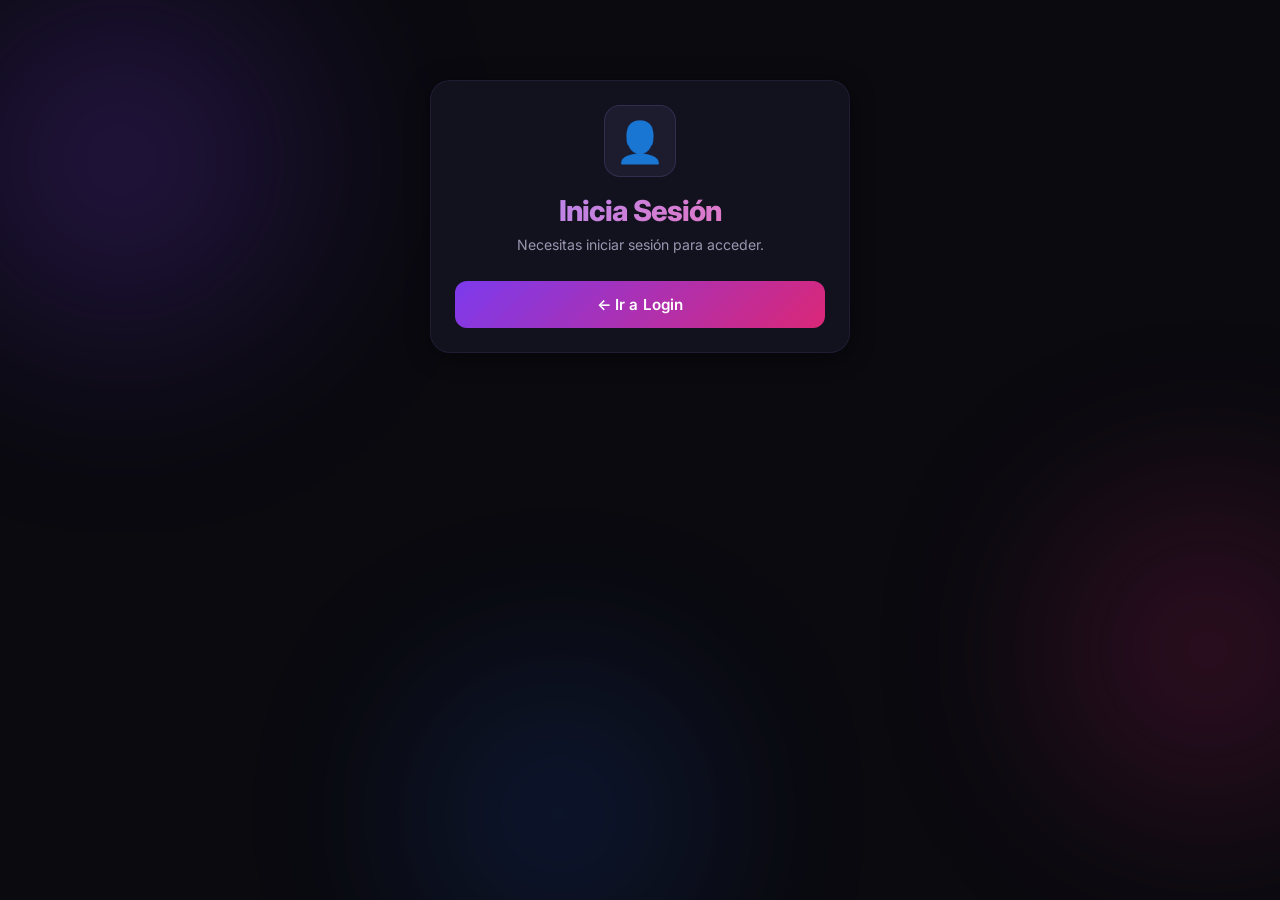
<file: topping.html>
<!DOCTYPE html>
<html lang="es">
<head>
    <meta charset="UTF-8">
    <meta name="viewport" content="width=device-width, initial-scale=1.0">
    <title>Yoops - Consumo de Topping</title>
    <meta name="description" content="Registro de consumo de toppings por peso. Control de inventario Yoops.">
    <link rel="preconnect" href="https://fonts.googleapis.com">
    <link rel="preconnect" href="https://fonts.gstatic.com" crossorigin>
    <link href="https://fonts.googleapis.com/css2?family=Inter:wght@300;400;500;600;700;800&display=swap" rel="stylesheet">
    <link rel="stylesheet" href="styles.css">
    <link rel="stylesheet" href="topping.css">
    <link rel="stylesheet" href="searchable-combo.css">
</head>
<body>
    <div class="bg-blobs">
        <div class="blob blob-1"></div>
        <div class="blob blob-2"></div>
        <div class="blob blob-3"></div>
    </div>

    <div class="app-container">

        <!-- ========== NOT LOGGED SCREEN ========== -->
        <div class="screen hidden" id="notLoggedScreen">
            <div class="login-card card" style="text-align:center;">
                <div class="login-logo">
                    <div class="logo-icon-lg" style="font-size: 2.5rem;">👤</div>
                    <h1 class="login-title">Inicia Sesión</h1>
                    <p class="login-subtitle" style="margin-top:8px;">Necesitas iniciar sesión para acceder.</p>
                </div>
                <a href="index.html" class="btn-submit" style="text-decoration:none; margin-top:16px;">
                    <span class="btn-text">← Ir a Login</span>
                </a>
            </div>
        </div>

        <!-- ========== MAIN TOPPING SCREEN ========== -->
        <div class="screen hidden" id="toppingScreen">
            <!-- Header -->
            <header class="app-header">
                <div class="logo-section">
                    <a href="index.html" class="btn-back" title="Volver a Fabricación">
                        <svg width="18" height="18" viewBox="0 0 24 24" fill="none" stroke="currentColor" stroke-width="2" stroke-linecap="round" stroke-linejoin="round"><polyline points="15 18 9 12 15 6"/></svg>
                    </a>
                    <div>
                        <h1 class="app-title">Consumo Topping</h1>
                        <p class="app-subtitle">Registro de Pesos</p>
                    </div>
                </div>
                <div class="header-right">
                    <div class="user-info">
                        <span class="user-name" id="displayUserName"></span>
                        <span class="user-local" id="displayUserLocal"></span>
                    </div>
                </div>
            </header>

            <!-- Form Card -->
            <section class="card form-card">
                <div class="card-header">
                    <h2 class="card-title">
                        <span class="card-icon">🧁</span>
                        Registrar Consumo
                    </h2>
                    <span class="card-badge badge-topping">Topping</span>
                </div>

                <form id="toppingForm" class="form-grid-simple">
                    <!-- Articulo -->
                    <div class="form-group">
                        <label for="articuloInput" class="form-label">
                            <span class="label-icon">📦</span>
                            Artículo
                        </label>
                        <div class="searchable-select" id="articuloCombobox">
                            <div class="input-wrapper">
                                <input type="text" id="articuloInput" placeholder="Buscar artículo..." autocomplete="off">
                                <span class="input-suffix search-icon">🔍</span>
                            </div>
                            <input type="hidden" id="articuloValue">
                            <div class="searchable-dropdown hidden" id="articuloDropdown">
                                <div class="searchable-list" id="articuloList"></div>
                            </div>
                        </div>
                        <span class="form-hint" id="duplicateHint"></span>
                    </div>

                    <!-- Peso -->
                    <div class="form-group">
                        <label for="pesoInput" class="form-label">
                            <span class="label-icon">⚖️</span>
                            Peso (gramos)
                        </label>
                        <div class="input-wrapper">
                            <input type="number" id="pesoInput" placeholder="Ej: 1000" min="1" step="1" required>
                            <span class="input-suffix">g</span>
                        </div>
                    </div>

                    <!-- Auto-detected info -->
                    <div class="form-auto-info">
                        <div class="auto-chip">
                            <span>📍</span>
                            <span id="autoLocal">—</span>
                        </div>
                        <div class="auto-chip">
                            <span>👤</span>
                            <span id="autoUser">—</span>
                        </div>
                        <div class="auto-chip">
                            <span>📅</span>
                            <span id="autoDate">—</span>
                        </div>
                    </div>

                    <!-- Submit -->
                    <div class="form-actions">
                        <button type="button" class="btn-cancel-edit hidden" id="cancelEditBtn">Cancelar</button>
                        <button type="submit" class="btn-submit btn-topping" id="submitBtn">
                            <span class="btn-text" id="submitBtnText">Registrar Consumo</span>
                            <span class="btn-loader" id="btnLoader"><svg class="spinner" width="20" height="20" viewBox="0 0 20 20"><circle cx="10" cy="10" r="8" stroke="currentColor" stroke-width="2" fill="none" stroke-dasharray="40" stroke-dashoffset="10" stroke-linecap="round"/></svg></span>
                            <span class="btn-icon">→</span>
                        </button>
                    </div>
                </form>
            </section>

            <!-- Today's Records -->
            <section class="card records-card">
                <div class="card-header">
                    <h2 class="card-title">
                        <span class="card-icon">📋</span>
                        Registros de Hoy
                    </h2>
                    <div class="card-header-actions">
                        <div class="stat-chip stat-chip-orange">
                            <span class="stat-dot stat-dot-orange"></span>
                            <span id="todayCount">0</span> registros
                        </div>
                        <button class="btn-refresh" id="refreshBtn" title="Actualizar">
                            <svg width="16" height="16" viewBox="0 0 16 16" fill="none"><path d="M14 8C14 11.3137 11.3137 14 8 14C4.68629 14 2 11.3137 2 8C2 4.68629 4.68629 2 8 2C10.2091 2 12.1182 3.27477 13.0645 5.14286" stroke="currentColor" stroke-width="1.5" stroke-linecap="round"/><path d="M10 5H13.5V1.5" stroke="currentColor" stroke-width="1.5" stroke-linecap="round" stroke-linejoin="round"/></svg>
                        </button>
                    </div>
                </div>

                <div class="table-container">
                    <table class="records-table" id="recordsTable">
                        <thead>
                            <tr>
                                <th>#</th>
                                <th>Artículo</th>
                                <th>Peso (g)</th>
                                <th>Creado por</th>
                                <th>Hora</th>
                                <th></th>
                            </tr>
                        </thead>
                        <tbody id="recordsBody"></tbody>
                    </table>
                    <div class="empty-state" id="emptyState">
                        <div class="empty-icon">🧁</div>
                        <p class="empty-text">Sin registros hoy</p>
                        <p class="empty-sub">Registra el consumo de toppings</p>
                    </div>
                </div>
            </section>
        </div>

        <!-- Toast -->
        <div class="toast" id="toast">
            <div class="toast-icon" id="toastIcon">✅</div>
            <div class="toast-content">
                <p class="toast-title" id="toastTitle">Éxito</p>
                <p class="toast-message" id="toastMessage">Operación exitosa</p>
            </div>
        </div>
    </div>

    <script src="config.js?v=9"></script>
    <script src="utils.js?v=9"></script>
    <script src="searchable-combo.js?v=9"></script>
    <script src="topping.js?v=9"></script>
</body>
</html>
</file>
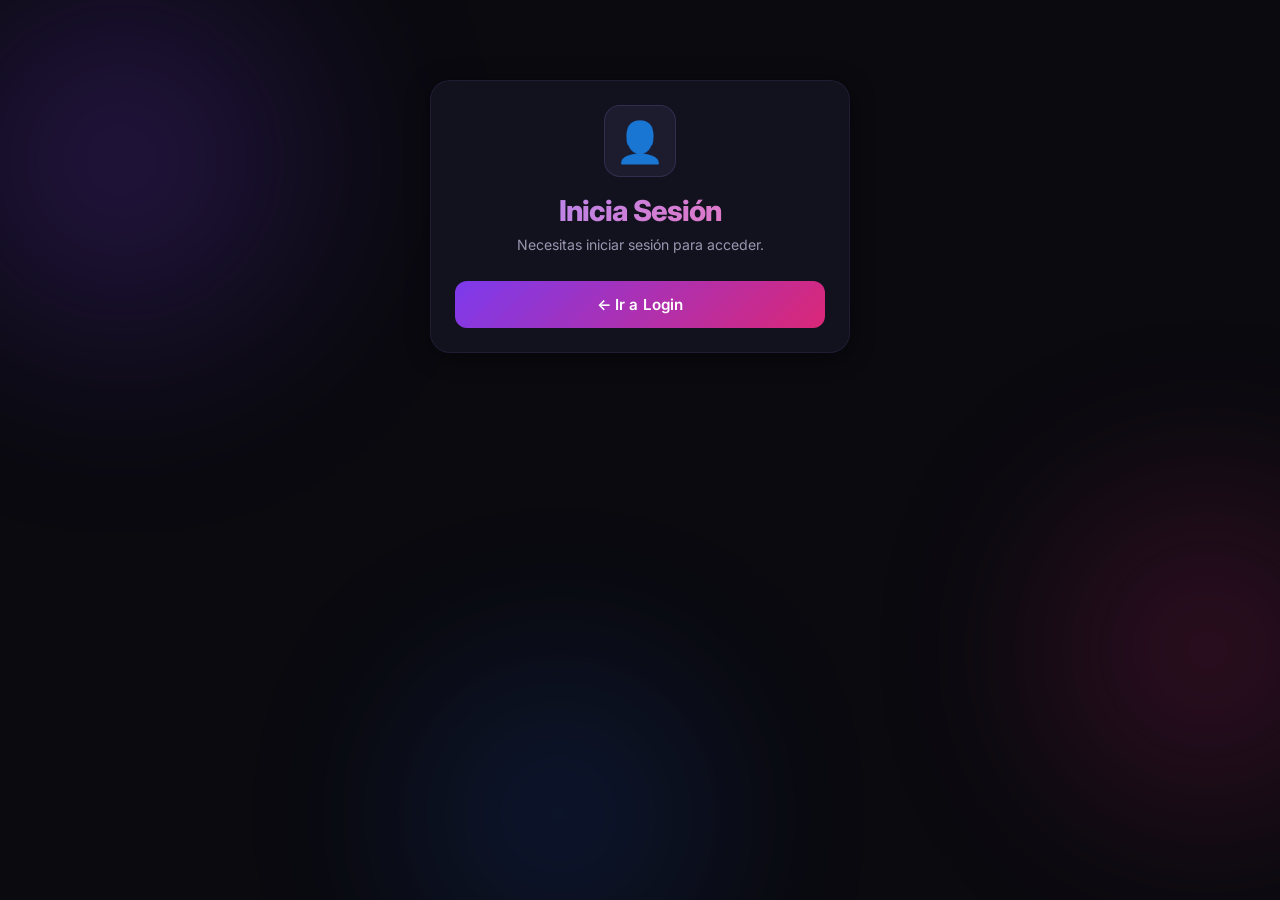
<file: transferencias.html>
<!DOCTYPE html>
<html lang="es">
<head>
    <meta charset="UTF-8">
    <meta name="viewport" content="width=device-width, initial-scale=1.0">
    <title>Yoops - Transferencias</title>
    <meta name="description" content="Sistema de transferencias de inventario entre locales Yoops.">
    <link rel="preconnect" href="https://fonts.googleapis.com">
    <link rel="preconnect" href="https://fonts.gstatic.com" crossorigin>
    <link href="https://fonts.googleapis.com/css2?family=Inter:wght@300;400;500;600;700;800&display=swap" rel="stylesheet">
    <link rel="stylesheet" href="styles.css">
    <link rel="stylesheet" href="searchable-combo.css">
    <link rel="stylesheet" href="transferencias.css">
</head>
<body>
    <div class="bg-blobs">
        <div class="blob blob-1"></div>
        <div class="blob blob-2"></div>
        <div class="blob blob-3"></div>
    </div>

    <div class="app-container">

        <!-- NOT LOGGED -->
        <div class="screen hidden" id="notLoggedScreen">
            <div class="login-card card" style="text-align:center;">
                <div class="login-logo">
                    <div class="logo-icon-lg" style="font-size:2.5rem;">👤</div>
                    <h1 class="login-title">Inicia Sesión</h1>
                    <p class="login-subtitle" style="margin-top:8px;">Necesitas iniciar sesión para acceder.</p>
                </div>
                <a href="index.html" class="btn-submit" style="text-decoration:none;margin-top:16px;">
                    <span class="btn-text">← Ir a Login</span>
                </a>
            </div>
        </div>

        <!-- MAIN SCREEN -->
        <div class="screen hidden" id="mainScreen">
            <!-- Header -->
            <header class="app-header">
                <div class="logo-section">
                    <a href="index.html" class="btn-back" title="Volver">
                        <svg width="18" height="18" viewBox="0 0 24 24" fill="none" stroke="currentColor" stroke-width="2" stroke-linecap="round" stroke-linejoin="round"><polyline points="15 18 9 12 15 6"/></svg>
                    </a>
                    <div>
                        <h1 class="app-title">Transferencias</h1>
                        <p class="app-subtitle" id="roleSubtitle">Inventario entre locales</p>
                    </div>
                </div>
                <div class="header-right">
                    <div class="user-info">
                        <span class="user-name" id="displayUserName"></span>
                        <span class="user-local" id="displayUserLocal"></span>
                    </div>
                </div>
            </header>

            <!-- Pending Transfers Notification -->
            <div class="pending-notification hidden" id="alertBanner">
                <div class="pending-notif-icon">
                    <span class="notif-pulse-ring"></span>
                    <span class="notif-bell">🔔</span>
                </div>
                <div class="pending-notif-body">
                    <p class="pending-notif-title" id="alertText">Tienes transferencias pendientes</p>
                    <p class="pending-notif-sub">Revisa los registros de abajo y confirma tu peso</p>
                </div>
                <div class="pending-notif-badge" id="pendingBadgeCount">0</div>
            </div>

            <!-- New Record Form -->
            <div class="card form-card">
                <div class="card-header">
                    <h2 class="card-title">
                        <span class="card-icon">📝</span>
                        Nuevo Registro
                    </h2>
                    <span class="role-badge" id="roleBadge">—</span>
                </div>
                <form id="nuevoForm">
                    <!-- Tipo de Movimiento (only for tiendas) -->
                    <div class="form-group" id="tipoMovimientoGroup" style="display: none; margin-bottom: 16px;">
                        <label class="form-label">
                            <span class="label-icon">🔄</span> Tipo de Movimiento
                        </label>
                        <div style="display: flex; gap: 16px; margin: 4px 0 8px;">
                            <label style="display: flex; align-items: center; gap: 6px; font-size: 0.88rem; cursor: pointer; color: var(--text-primary);">
                                <input type="radio" name="tipoMovimiento" value="entrada" checked style="accent-color: var(--accent-purple); cursor: pointer;">
                                📥 Recibir (Entrada)
                            </label>
                            <label style="display: flex; align-items: center; gap: 6px; font-size: 0.88rem; cursor: pointer; color: var(--text-primary);">
                                <input type="radio" name="tipoMovimiento" value="salida" style="accent-color: var(--accent-purple); cursor: pointer;">
                                📤 Enviar (Salida)
                            </label>
                        </div>
                    </div>

                    <div class="form-group">
                        <label for="productoInput" class="form-label">
                            <span class="label-icon">📦</span> Artículo
                        </label>
                        <div class="searchable-select" id="productoCombobox">
                            <div class="input-wrapper">
                                <input type="text" id="productoInput" placeholder="Buscar artículo..." autocomplete="off">
                                <span class="input-suffix search-icon">🔍</span>
                            </div>
                            <input type="hidden" id="productoValue">
                            <div class="searchable-dropdown hidden" id="productoDropdown">
                                <div class="searchable-list" id="productoList"></div>
                            </div>
                        </div>
                    </div>

                    <!-- Destination (only for Laboratorio) -->
                    <div class="form-group" id="destinoGroup">
                        <label for="destinoSelect" class="form-label">
                            <span class="label-icon">📍</span> Enviar a
                        </label>
                        <div class="select-wrapper">
                            <select id="destinoSelect">
                                <option value="" disabled selected>Selecciona destino...</option>
                            </select>
                            <div class="select-arrow">
                                <svg width="12" height="12" viewBox="0 0 12 12" fill="none"><path d="M2 4L6 8L10 4" stroke="currentColor" stroke-width="2" stroke-linecap="round" stroke-linejoin="round"/></svg>
                            </div>
                        </div>
                    </div>

                    <div class="form-group">
                        <label for="pesoInput" class="form-label">
                            <span class="label-icon">⚖️</span> <span id="pesoLabel">Peso / Cantidad</span>
                        </label>
                        <div class="input-wrapper">
                            <input type="number" id="pesoInput" placeholder="0" min="0" step="0.01">
                            <span class="input-suffix">g</span>
                        </div>
                    </div>

                    <div class="form-auto-info">
                        <div class="auto-chip"><span>👤</span><span id="autoUser">—</span></div>
                        <div class="auto-chip"><span>📍</span><span id="autoLocal">—</span></div>
                        <div class="auto-chip"><span>📅</span><span id="autoDate">—</span></div>
                    </div>

                    <div class="form-actions">
                        <button type="button" class="btn-cancel-edit hidden" id="cancelEditBtn">Cancelar edición</button>
                        <button type="submit" class="btn-submit btn-transfer" id="submitBtn">
                            <span class="btn-text" id="submitBtnText">Guardar Registro</span>
                            <span class="btn-loader"><svg class="spinner" width="20" height="20" viewBox="0 0 20 20"><circle cx="10" cy="10" r="8" stroke="currentColor" stroke-width="2" fill="none" stroke-dasharray="40" stroke-dashoffset="10" stroke-linecap="round"/></svg></span>
                        </button>
                    </div>
                </form>
            </div>

            <!-- Records -->
            <div class="card records-card">
                <div class="card-header">
                    <h2 class="card-title">
                        <span class="card-icon">📋</span>
                        Registros de Hoy
                    </h2>
                    <div class="card-header-actions">
                        <div class="stat-chip stat-chip-purple">
                            <span class="stat-dot stat-dot-purple"></span>
                            <span id="recordCount">0</span> registros
                        </div>
                        <button class="btn-refresh" id="refreshBtn" title="Actualizar">
                            <svg width="16" height="16" viewBox="0 0 16 16" fill="none"><path d="M14 8C14 11.3137 11.3137 14 8 14C4.68629 14 2 11.3137 2 8C2 4.68629 4.68629 2 8 2C10.2091 2 12.1182 3.27477 13.0645 5.14286" stroke="currentColor" stroke-width="1.5" stroke-linecap="round"/><path d="M10 5H13.5V1.5" stroke="currentColor" stroke-width="1.5" stroke-linecap="round" stroke-linejoin="round"/></svg>
                        </button>
                    </div>
                </div>
                <div id="recordsList" class="records-list"></div>
                <div class="empty-state" id="emptyState">
                    <div class="empty-icon">📋</div>
                    <p class="empty-text">Sin registros hoy</p>
                    <p class="empty-sub">Crea un nuevo registro para comenzar</p>
                </div>
            </div>
        </div>

        <!-- Modal: Add missing weight -->
        <div class="modal-overlay hidden" id="addWeightModal">
            <div class="modal-card card">
                <div class="modal-header">
                    <h2 class="card-title">
                        <span class="card-icon">⚖️</span>
                        <span id="modalTitle">Agregar Peso</span>
                    </h2>
                    <button class="modal-close" id="closeModal">&times;</button>
                </div>
                <div class="modal-body">
                    <div class="modal-info-grid">
                        <div class="modal-info-item">
                            <span class="modal-info-label">Artículo</span>
                            <span class="modal-info-value" id="modalProducto">—</span>
                        </div>
                        <div class="modal-info-item">
                            <span class="modal-info-label">Destino</span>
                            <span class="modal-info-value" id="modalDestino">—</span>
                        </div>
                        <div class="modal-info-item">
                            <span class="modal-info-label">Registrado por</span>
                            <span class="modal-info-value" id="modalCreadoPor">—</span>
                        </div>
                    </div>
                    <div class="form-group" style="margin-top:16px;">
                        <label for="modalPesoInput" class="form-label">
                            <span class="label-icon">⚖️</span> <span id="modalPesoLabel">Tu peso</span>
                        </label>
                        <div class="input-wrapper">
                            <input type="number" id="modalPesoInput" placeholder="0" min="0" step="0.01">
                            <span class="input-suffix">g</span>
                        </div>
                    </div>
                </div>
                <div class="modal-footer">
                    <button type="button" class="btn-cancel-edit" id="cancelModal">Cancelar</button>
                    <button type="button" class="btn-submit btn-transfer" id="confirmModal">
                        <span class="btn-text">Guardar</span>
                        <span class="btn-loader"><svg class="spinner" width="20" height="20" viewBox="0 0 20 20"><circle cx="10" cy="10" r="8" stroke="currentColor" stroke-width="2" fill="none" stroke-dasharray="40" stroke-dashoffset="10" stroke-linecap="round"/></svg></span>
                    </button>
                </div>
            </div>
        </div>

        <!-- Toast -->
        <div class="toast" id="toast">
            <div class="toast-icon" id="toastIcon">✅</div>
            <div class="toast-content">
                <p class="toast-title" id="toastTitle">Éxito</p>
                <p class="toast-message" id="toastMessage">Operación exitosa</p>
            </div>
        </div>
    </div>

    <script src="config.js?v=9"></script>
    <script src="utils.js?v=9"></script>
    <script src="searchable-combo.js?v=9"></script>
    <script src="transferencias.js?v=9"></script>
</body>
</html>
</file>
<file: styles.css>
/* ============================================
   YOOPS - Fabricación de Yogurt
   Premium Dark Theme with Glassmorphism
   ============================================ */

/* --- CSS Variables / Design Tokens --- */
:root {
    --bg-deep: #0a0a0f;
    --bg-surface: rgba(18, 18, 28, 0.85);
    --bg-surface-hover: rgba(28, 28, 42, 0.9);
    --bg-card: rgba(22, 22, 35, 0.75);
    --bg-card-border: rgba(120, 100, 200, 0.12);
    --bg-input: rgba(30, 30, 48, 0.7);
    --bg-input-focus: rgba(40, 38, 65, 0.85);

    --text-primary: #f0eef6;
    --text-secondary: #9b95b0;
    --text-muted: #6b6580;
    --text-accent: #c4b5fd;

    --accent-purple: #a78bfa;
    --accent-pink: #f472b6;
    --accent-blue: #60a5fa;
    --accent-green: #34d399;
    --accent-red: #f87171;

    --gradient-primary: linear-gradient(135deg, #a78bfa 0%, #f472b6 100%);
    --gradient-card: linear-gradient(145deg, rgba(30, 28, 50, 0.6), rgba(18, 18, 28, 0.9));
    --gradient-btn: linear-gradient(135deg, #7c3aed 0%, #db2777 50%, #a78bfa 100%);
    --gradient-btn-hover: linear-gradient(135deg, #8b5cf6 0%, #ec4899 50%, #c4b5fd 100%);

    --shadow-sm: 0 2px 8px rgba(0, 0, 0, 0.3);
    --shadow-md: 0 4px 24px rgba(0, 0, 0, 0.4);
    --shadow-lg: 0 8px 40px rgba(0, 0, 0, 0.5);
    --shadow-glow: 0 0 30px rgba(167, 139, 250, 0.15);
    --shadow-glow-pink: 0 0 30px rgba(244, 114, 182, 0.15);

    --radius-sm: 8px;
    --radius-md: 12px;
    --radius-lg: 16px;
    --radius-xl: 20px;

    --font-main: 'Inter', -apple-system, BlinkMacSystemFont, sans-serif;

    --transition-fast: 150ms cubic-bezier(0.4, 0, 0.2, 1);
    --transition-normal: 250ms cubic-bezier(0.4, 0, 0.2, 1);
    --transition-slow: 400ms cubic-bezier(0.4, 0, 0.2, 1);
}

/* --- Shared: Back Button --- */
.btn-back {
    display: flex;
    align-items: center;
    justify-content: center;
    width: 36px;
    height: 36px;
    background: rgba(167, 139, 250, 0.08);
    border: 1px solid rgba(167, 139, 250, 0.15);
    border-radius: var(--radius-sm);
    color: var(--text-secondary);
    text-decoration: none;
    transition: var(--transition-fast);
    flex-shrink: 0;
}

.btn-back:hover {
    background: rgba(167, 139, 250, 0.18);
    color: var(--accent-purple);
    transform: translateX(-2px);
}

*, *::before, *::after {
    box-sizing: border-box;
    margin: 0;
    padding: 0;
}

html {
    font-size: 16px;
    scroll-behavior: smooth;
}

body {
    font-family: var(--font-main);
    background: var(--bg-deep);
    color: var(--text-primary);
    min-height: 100vh;
    overflow-x: hidden;
    -webkit-font-smoothing: antialiased;
    -moz-osx-font-smoothing: grayscale;
}

/* --- Animated Background Blobs --- */
.bg-blobs {
    position: fixed;
    top: 0;
    left: 0;
    width: 100%;
    height: 100%;
    pointer-events: none;
    z-index: 0;
    overflow: hidden;
}

.blob {
    position: absolute;
    border-radius: 50%;
    filter: blur(100px);
    opacity: 0.35;
    animation: blobFloat 20s ease-in-out infinite;
}

.blob-1 {
    width: 500px;
    height: 500px;
    background: radial-gradient(circle, #7c3aed 0%, transparent 70%);
    top: -10%;
    left: -10%;
    animation-delay: 0s;
}

.blob-2 {
    width: 400px;
    height: 400px;
    background: radial-gradient(circle, #db2777 0%, transparent 70%);
    top: 50%;
    right: -10%;
    animation-delay: -7s;
    animation-duration: 25s;
}

.blob-3 {
    width: 350px;
    height: 350px;
    background: radial-gradient(circle, #2563eb 0%, transparent 70%);
    bottom: -10%;
    left: 30%;
    animation-delay: -14s;
    animation-duration: 22s;
}

@keyframes blobFloat {
    0%, 100% { transform: translate(0, 0) scale(1); }
    25% { transform: translate(60px, -40px) scale(1.1); }
    50% { transform: translate(-30px, 50px) scale(0.95); }
    75% { transform: translate(40px, 30px) scale(1.05); }
}

/* --- Screens --- */
.screen {
    position: relative;
    z-index: 1;
    animation: fadeInUp 0.5s ease-out;
}

.screen.hidden {
    display: none !important;
}

/* --- App Container --- */
.app-container {
    position: relative;
    z-index: 1;
    max-width: 900px;
    margin: 0 auto;
    padding: 20px 16px 40px;
    min-height: 100vh;
}

/* --- Login & Register --- */
.login-card {
    max-width: 420px;
    margin: 60px auto 0;
    padding: 36px 28px;
}

.login-logo {
    text-align: center;
    margin-bottom: 28px;
}

.logo-icon-lg {
    display: inline-flex;
    align-items: center;
    justify-content: center;
    width: 72px;
    height: 72px;
    background: rgba(167, 139, 250, 0.08);
    border-radius: var(--radius-lg);
    border: 1px solid rgba(167, 139, 250, 0.15);
    margin-bottom: 16px;
    transition: var(--transition-normal);
}

.login-card:hover .logo-icon-lg {
    transform: scale(1.05);
    background: rgba(167, 139, 250, 0.12);
    box-shadow: var(--shadow-glow);
}

.login-title {
    font-size: 1.8rem;
    font-weight: 800;
    background: var(--gradient-primary);
    -webkit-background-clip: text;
    -webkit-text-fill-color: transparent;
    background-clip: text;
    letter-spacing: -0.03em;
    margin-bottom: 4px;
}

.login-subtitle {
    font-size: 0.88rem;
    color: var(--text-secondary);
    font-weight: 400;
}

.login-form {
    display: flex;
    flex-direction: column;
    gap: 16px;
}

.login-error {
    font-size: 0.82rem;
    color: var(--accent-red);
    text-align: center;
    min-height: 20px;
    display: flex;
    align-items: center;
    justify-content: center;
    gap: 6px;
    opacity: 0;
    transform: translateY(-4px);
    transition: var(--transition-normal);
}

.login-error.visible {
    opacity: 1;
    transform: translateY(0);
}

.login-footer {
    text-align: center;
    margin-top: 20px;
    padding-top: 16px;
    border-top: 1px solid rgba(120, 100, 200, 0.08);
}

.btn-link {
    background: none;
    border: none;
    color: var(--text-secondary);
    font-family: var(--font-main);
    font-size: 0.85rem;
    cursor: pointer;
    transition: var(--transition-fast);
}

.btn-link:hover {
    color: var(--text-primary);
}

.btn-link strong {
    color: var(--accent-purple);
}

/* Password toggle */
.input-password {
    position: relative;
}

.btn-toggle-pass {
    position: absolute;
    right: 10px;
    top: 50%;
    transform: translateY(-50%);
    background: none;
    border: none;
    color: var(--text-muted);
    cursor: pointer;
    padding: 4px;
    display: flex;
    align-items: center;
    transition: var(--transition-fast);
}

.btn-toggle-pass:hover {
    color: var(--accent-purple);
}

/* --- Header --- */
.app-header {
    display: flex;
    align-items: center;
    justify-content: space-between;
    padding: 14px 20px;
    background: var(--bg-card);
    backdrop-filter: blur(20px) saturate(1.5);
    -webkit-backdrop-filter: blur(20px) saturate(1.5);
    border: 1px solid var(--bg-card-border);
    border-radius: var(--radius-lg);
    margin-bottom: 24px;
    box-shadow: var(--shadow-md);
    animation: slideDown 0.5s ease-out;
}

@keyframes slideDown {
    from { opacity: 0; transform: translateY(-20px); }
    to { opacity: 1; transform: translateY(0); }
}

.logo-section {
    display: flex;
    align-items: center;
    gap: 12px;
}

.logo-icon {
    display: flex;
    align-items: center;
    justify-content: center;
    width: 40px;
    height: 40px;
    background: rgba(167, 139, 250, 0.1);
    border-radius: var(--radius-md);
    border: 1px solid rgba(167, 139, 250, 0.2);
    transition: var(--transition-normal);
}

.logo-icon:hover {
    transform: rotate(15deg) scale(1.05);
    background: rgba(167, 139, 250, 0.2);
}

.app-title {
    font-size: 1.25rem;
    font-weight: 800;
    background: var(--gradient-primary);
    -webkit-background-clip: text;
    -webkit-text-fill-color: transparent;
    background-clip: text;
    letter-spacing: -0.02em;
    line-height: 1.2;
}

.app-subtitle {
    font-size: 0.72rem;
    color: var(--text-secondary);
    font-weight: 400;
    letter-spacing: 0.02em;
}

.header-right {
    display: flex;
    align-items: center;
    gap: 12px;
}

.user-info {
    display: flex;
    flex-direction: column;
    align-items: flex-end;
    gap: 1px;
}

.user-name {
    font-size: 0.82rem;
    font-weight: 600;
    color: var(--text-primary);
}

.user-local {
    font-size: 0.7rem;
    color: var(--accent-purple);
    font-weight: 500;
    display: flex;
    align-items: center;
    gap: 3px;
}

.user-local::before {
    content: '📍';
    font-size: 0.65rem;
}

.btn-logout {
    width: 36px;
    height: 36px;
    display: flex;
    align-items: center;
    justify-content: center;
    background: rgba(248, 113, 113, 0.08);
    border: 1px solid rgba(248, 113, 113, 0.15);
    border-radius: var(--radius-sm);
    color: var(--accent-red);
    cursor: pointer;
    transition: var(--transition-fast);
}

.btn-logout:hover {
    background: rgba(248, 113, 113, 0.18);
    transform: scale(1.05);
}

/* --- Admin Navigation --- */
.admin-nav {
    margin-bottom: 16px;
    animation: fadeInUp 0.5s ease-out 0.05s both;
}

.admin-nav.hidden {
    display: none;
}

.admin-nav-link {
    display: flex;
    align-items: center;
    gap: 10px;
    padding: 12px 18px;
    background: rgba(251, 191, 36, 0.06);
    border: 1px solid rgba(251, 191, 36, 0.12);
    border-radius: var(--radius-md);
    color: #fbbf24;
    text-decoration: none;
    font-size: 0.88rem;
    font-weight: 500;
    transition: var(--transition-normal);
}

.admin-nav-link:hover {
    background: rgba(251, 191, 36, 0.12);
    border-color: rgba(251, 191, 36, 0.25);
    transform: translateX(4px);
    box-shadow: 0 4px 16px rgba(251, 191, 36, 0.1);
}

.admin-nav-link svg {
    margin-left: auto;
    opacity: 0.5;
    transition: var(--transition-fast);
}

.admin-nav-link:hover svg {
    opacity: 1;
    transform: translateX(3px);
}

.admin-nav-icon {
    font-size: 1.1rem;
}

/* --- General Navigation --- */
.general-nav {
    display: flex;
    flex-direction: column;
    gap: 8px;
    margin-bottom: 16px;
    animation: fadeInUp 0.5s ease-out 0.08s both;
}

.general-nav-link {
    display: flex;
    align-items: center;
    gap: 10px;
    padding: 12px 18px;
    border-radius: var(--radius-md);
    text-decoration: none;
    font-size: 0.88rem;
    font-weight: 500;
    transition: var(--transition-normal);
}

.nav-link-orange {
    background: rgba(251, 146, 60, 0.06);
    border: 1px solid rgba(251, 146, 60, 0.12);
    color: #fb923c;
}

.nav-link-orange:hover {
    background: rgba(251, 146, 60, 0.12);
    border-color: rgba(251, 146, 60, 0.25);
    transform: translateX(4px);
    box-shadow: 0 4px 16px rgba(251, 146, 60, 0.1);
}

.nav-link-cyan {
    background: rgba(34, 211, 238, 0.06);
    border: 1px solid rgba(34, 211, 238, 0.12);
    color: #22d3ee;
}

.nav-link-cyan:hover {
    background: rgba(34, 211, 238, 0.12);
    border-color: rgba(34, 211, 238, 0.25);
    transform: translateX(4px);
    box-shadow: 0 4px 16px rgba(34, 211, 238, 0.1);
}

.nav-link-purple {
    background: rgba(167, 139, 250, 0.06);
    border: 1px solid rgba(167, 139, 250, 0.12);
    color: #a78bfa;
}

.nav-link-purple:hover {
    background: rgba(167, 139, 250, 0.12);
    border-color: rgba(167, 139, 250, 0.25);
    transform: translateX(4px);
    box-shadow: 0 4px 16px rgba(167, 139, 250, 0.1);
}

.nav-link-pink {
    background: rgba(244, 114, 182, 0.06);
    border: 1px solid rgba(244, 114, 182, 0.12);
    color: #f472b6;
}

.nav-link-pink:hover {
    background: rgba(244, 114, 182, 0.12);
    border-color: rgba(244, 114, 182, 0.25);
    transform: translateX(4px);
    box-shadow: 0 4px 16px rgba(244, 114, 182, 0.1);
}

.general-nav-link svg {
    margin-left: auto;
    opacity: 0.5;
    transition: var(--transition-fast);
}

.general-nav-link:hover svg {
    opacity: 1;
    transform: translateX(3px);
}

.nav-link-icon {
    font-size: 1.1rem;
}

.nav-pending-badge {
    background-color: #ef4444;
    color: white;
    font-size: 0.75rem;
    font-weight: 700;
    padding: 2px 8px;
    border-radius: 100px;
    margin-left: auto;
    margin-right: 8px;
    box-shadow: 0 0 10px rgba(239, 68, 68, 0.4);
    animation: pulse-red 2s infinite;
}

.nav-pending-badge.hidden {
    display: none;
}

@keyframes pulse-red {
    0% { box-shadow: 0 0 0 0 rgba(239, 68, 68, 0.7); }
    70% { box-shadow: 0 0 0 6px rgba(239, 68, 68, 0); }
    100% { box-shadow: 0 0 0 0 rgba(239, 68, 68, 0); }
}

/* --- Stat Chips --- */
.stat-chip {
    display: flex;
    align-items: center;
    gap: 6px;
    padding: 5px 10px;
    background: rgba(52, 211, 153, 0.08);
    border: 1px solid rgba(52, 211, 153, 0.15);
    border-radius: 100px;
    font-size: 0.75rem;
    color: var(--accent-green);
    font-weight: 500;
}

.stat-dot {
    width: 6px;
    height: 6px;
    border-radius: 50%;
    animation: pulse 2s ease-in-out infinite;
}

.stat-dot-green {
    background: var(--accent-green);
    box-shadow: 0 0 8px rgba(52, 211, 153, 0.5);
}

@keyframes pulse {
    0%, 100% { opacity: 1; transform: scale(1); }
    50% { opacity: 0.5; transform: scale(0.8); }
}

/* --- Cards --- */
.card {
    background: var(--bg-card);
    backdrop-filter: blur(20px) saturate(1.5);
    -webkit-backdrop-filter: blur(20px) saturate(1.5);
    border: 1px solid var(--bg-card-border);
    border-radius: var(--radius-xl);
    padding: 24px;
    box-shadow: var(--shadow-md);
    transition: var(--transition-normal);
}

.form-card {
    margin-bottom: 24px;
    animation: fadeInUp 0.6s ease-out 0.1s both;
}

.records-card {
    animation: fadeInUp 0.6s ease-out 0.2s both;
}

@keyframes fadeInUp {
    from { opacity: 0; transform: translateY(24px); }
    to { opacity: 1; transform: translateY(0); }
}

.card-header {
    display: flex;
    align-items: center;
    justify-content: space-between;
    margin-bottom: 20px;
    padding-bottom: 16px;
    border-bottom: 1px solid rgba(120, 100, 200, 0.08);
}

.card-header-actions {
    display: flex;
    align-items: center;
    gap: 8px;
}

.card-title {
    font-size: 1.05rem;
    font-weight: 700;
    color: var(--text-primary);
    display: flex;
    align-items: center;
    gap: 8px;
    letter-spacing: -0.01em;
}

.card-icon {
    font-size: 1.15rem;
}

.card-badge {
    font-size: 0.68rem;
    font-weight: 600;
    text-transform: uppercase;
    letter-spacing: 0.08em;
    color: var(--accent-purple);
    background: rgba(167, 139, 250, 0.1);
    border: 1px solid rgba(167, 139, 250, 0.2);
    padding: 4px 10px;
    border-radius: 100px;
}

/* --- Form --- */
.form-grid-simple {
    display: grid;
    grid-template-columns: 1fr 1fr;
    gap: 18px;
}

.form-group {
    display: flex;
    flex-direction: column;
    gap: 6px;
}

.form-label {
    font-size: 0.82rem;
    font-weight: 500;
    color: var(--text-secondary);
    display: flex;
    align-items: center;
    gap: 6px;
}

.label-icon {
    font-size: 0.9rem;
}

/* Select Wrapper */
.select-wrapper {
    position: relative;
}

.select-wrapper select {
    width: 100%;
    padding: 12px 40px 12px 14px;
    background: var(--bg-input);
    border: 1px solid rgba(120, 100, 200, 0.12);
    border-radius: var(--radius-md);
    color: var(--text-primary);
    font-family: var(--font-main);
    font-size: 0.92rem;
    font-weight: 400;
    appearance: none;
    -webkit-appearance: none;
    cursor: pointer;
    transition: var(--transition-fast);
    outline: none;
}

.select-wrapper select:focus {
    background: var(--bg-input-focus);
    border-color: var(--accent-purple);
    box-shadow: 0 0 0 3px rgba(167, 139, 250, 0.12), var(--shadow-glow);
}

.select-wrapper select:hover {
    border-color: rgba(167, 139, 250, 0.3);
}

.select-arrow {
    position: absolute;
    right: 14px;
    top: 50%;
    transform: translateY(-50%);
    color: var(--text-muted);
    pointer-events: none;
    transition: var(--transition-fast);
}

.select-wrapper select:focus ~ .select-arrow {
    color: var(--accent-purple);
    transform: translateY(-50%) rotate(180deg);
}

/* Input Wrapper */
.input-wrapper {
    position: relative;
}

.input-wrapper input {
    width: 100%;
    padding: 12px 14px;
    background: var(--bg-input);
    border: 1px solid rgba(120, 100, 200, 0.12);
    border-radius: var(--radius-md);
    color: var(--text-primary);
    font-family: var(--font-main);
    font-size: 0.92rem;
    font-weight: 400;
    transition: var(--transition-fast);
    outline: none;
}

.input-wrapper input::placeholder {
    color: var(--text-muted);
}

.input-wrapper input:focus {
    background: var(--bg-input-focus);
    border-color: var(--accent-purple);
    box-shadow: 0 0 0 3px rgba(167, 139, 250, 0.12), var(--shadow-glow);
}

.input-wrapper input:hover {
    border-color: rgba(167, 139, 250, 0.3);
}

.input-suffix {
    position: absolute;
    right: 14px;
    top: 50%;
    transform: translateY(-50%);
    color: var(--text-muted);
    font-size: 0.82rem;
    font-weight: 600;
    pointer-events: none;
}

/* --- Submit Button --- */
.form-actions {
    grid-column: 1 / -1;
    margin-top: 4px;
}

.btn-submit {
    width: 100%;
    padding: 14px 24px;
    background: var(--gradient-btn);
    background-size: 200% 200%;
    border: none;
    border-radius: var(--radius-md);
    color: white;
    font-family: var(--font-main);
    font-size: 0.95rem;
    font-weight: 600;
    cursor: pointer;
    display: flex;
    align-items: center;
    justify-content: center;
    gap: 8px;
    transition: var(--transition-normal);
    position: relative;
    overflow: hidden;
    letter-spacing: 0.01em;
}

.btn-submit::before {
    content: '';
    position: absolute;
    inset: 0;
    background: linear-gradient(135deg, rgba(255,255,255,0.15) 0%, transparent 50%);
    opacity: 0;
    transition: var(--transition-normal);
}

.btn-submit:hover {
    background-size: 150% 150%;
    background-position: right center;
    transform: translateY(-1px);
    box-shadow: 0 6px 28px rgba(124, 58, 237, 0.35), 0 0 20px rgba(219, 39, 119, 0.2);
}

.btn-submit:hover::before { opacity: 1; }

.btn-submit:active {
    transform: translateY(0);
    box-shadow: 0 2px 12px rgba(124, 58, 237, 0.3);
}

.btn-submit.loading {
    pointer-events: none;
    opacity: 0.85;
}

.btn-submit.loading .btn-text,
.btn-submit.loading .btn-icon { opacity: 0; }

.btn-submit.loading .btn-loader { opacity: 1; }

.btn-icon {
    transition: var(--transition-fast);
    font-size: 1.1rem;
}

.btn-submit:hover .btn-icon {
    transform: translateX(3px);
}

.btn-loader {
    position: absolute;
    opacity: 0;
    transition: var(--transition-fast);
}

.spinner {
    animation: spin 0.8s linear infinite;
}

@keyframes spin {
    from { transform: rotate(0deg); }
    to { transform: rotate(360deg); }
}

/* --- Refresh Button --- */
.btn-refresh {
    width: 32px;
    height: 32px;
    display: flex;
    align-items: center;
    justify-content: center;
    background: rgba(167, 139, 250, 0.08);
    border: 1px solid rgba(167, 139, 250, 0.15);
    border-radius: var(--radius-sm);
    color: var(--text-secondary);
    cursor: pointer;
    transition: var(--transition-fast);
}

.btn-refresh:hover {
    background: rgba(167, 139, 250, 0.15);
    color: var(--accent-purple);
    transform: rotate(45deg);
}

.btn-refresh.spinning svg {
    animation: spin 0.6s ease-in-out;
}

/* --- Table --- */
.table-container {
    overflow-x: auto;
    border-radius: var(--radius-md);
}

.records-table {
    width: 100%;
    border-collapse: separate;
    border-spacing: 0;
}

.records-table thead th {
    padding: 10px 14px;
    font-size: 0.7rem;
    font-weight: 600;
    text-transform: uppercase;
    letter-spacing: 0.08em;
    color: var(--text-muted);
    text-align: left;
    background: rgba(30, 30, 48, 0.5);
    border-bottom: 1px solid rgba(120, 100, 200, 0.08);
}

.records-table thead th:first-child { border-radius: var(--radius-sm) 0 0 0; }
.records-table thead th:last-child { border-radius: 0 var(--radius-sm) 0 0; }

.records-table tbody tr {
    transition: var(--transition-fast);
    animation: rowSlideIn 0.35s ease-out both;
}

.records-table tbody tr:hover {
    background: rgba(167, 139, 250, 0.04);
}

.records-table tbody td {
    padding: 11px 14px;
    font-size: 0.86rem;
    color: var(--text-primary);
    border-bottom: 1px solid rgba(120, 100, 200, 0.06);
}

.records-table tbody tr:last-child td { border-bottom: none; }

@keyframes rowSlideIn {
    from { opacity: 0; transform: translateX(-12px); }
    to { opacity: 1; transform: translateX(0); }
}

/* ID badge in table */
.id-badge {
    font-family: 'Inter', monospace;
    font-size: 0.72rem;
    font-weight: 600;
    color: var(--accent-blue);
    background: rgba(96, 165, 250, 0.08);
    border: 1px solid rgba(96, 165, 250, 0.15);
    padding: 3px 8px;
    border-radius: var(--radius-sm);
    letter-spacing: 0.02em;
    white-space: nowrap;
    cursor: default;
    transition: var(--transition-fast);
}

.id-badge:hover {
    background: rgba(96, 165, 250, 0.15);
    border-color: rgba(96, 165, 250, 0.3);
}

/* Sabor badge in table */
.sabor-badge {
    display: inline-flex;
    align-items: center;
    gap: 6px;
    padding: 4px 10px;
    border-radius: 100px;
    font-size: 0.78rem;
    font-weight: 500;
}

.sabor-natural { background: rgba(251, 191, 36, 0.1); color: #fbbf24; border: 1px solid rgba(251, 191, 36, 0.2); }
.sabor-taro { background: rgba(167, 139, 250, 0.1); color: #a78bfa; border: 1px solid rgba(167, 139, 250, 0.2); }
.sabor-carbon { background: rgba(148, 163, 184, 0.1); color: #94a3b8; border: 1px solid rgba(148, 163, 184, 0.2); }
.sabor-vegano { background: rgba(52, 211, 153, 0.1); color: #34d399; border: 1px solid rgba(52, 211, 153, 0.2); }
.sabor-asaid { background: rgba(96, 165, 250, 0.1); color: #60a5fa; border: 1px solid rgba(96, 165, 250, 0.2); }

.peso-value {
    font-weight: 600;
    font-variant-numeric: tabular-nums;
    color: var(--text-accent);
}

.hora-value {
    color: var(--text-secondary);
    font-size: 0.8rem;
    font-variant-numeric: tabular-nums;
}

/* --- Empty State --- */
.empty-state {
    display: none;
    flex-direction: column;
    align-items: center;
    justify-content: center;
    padding: 48px 20px;
    text-align: center;
}

.empty-state.visible {
    display: flex;
}

.empty-icon {
    font-size: 3rem;
    margin-bottom: 12px;
    opacity: 0.5;
    animation: emptyBounce 3s ease-in-out infinite;
}

@keyframes emptyBounce {
    0%, 100% { transform: translateY(0); }
    50% { transform: translateY(-8px); }
}

.empty-text {
    font-size: 1rem;
    font-weight: 600;
    color: var(--text-secondary);
    margin-bottom: 4px;
}

.empty-sub {
    font-size: 0.82rem;
    color: var(--text-muted);
}

/* --- Toast Notification --- */
.toast {
    position: fixed;
    bottom: 24px;
    right: 24px;
    display: flex;
    align-items: center;
    gap: 12px;
    padding: 14px 20px;
    background: var(--bg-surface);
    backdrop-filter: blur(20px) saturate(1.5);
    -webkit-backdrop-filter: blur(20px) saturate(1.5);
    border: 1px solid var(--bg-card-border);
    border-radius: var(--radius-md);
    box-shadow: var(--shadow-lg);
    z-index: 1000;
    transform: translateY(120px);
    opacity: 0;
    transition: all 0.4s cubic-bezier(0.34, 1.56, 0.64, 1);
    pointer-events: none;
}

.toast.show {
    transform: translateY(0);
    opacity: 1;
    pointer-events: auto;
}

.toast.toast-error {
    border-color: rgba(248, 113, 113, 0.25);
}

.toast-icon { font-size: 1.3rem; }

.toast-title {
    font-size: 0.85rem;
    font-weight: 600;
    color: var(--text-primary);
}

.toast-message {
    font-size: 0.78rem;
    color: var(--text-secondary);
    margin-top: 2px;
}

/* --- Responsive --- */
/* ============================================
   MOBILE RESPONSIVE
   ============================================ */

@media (max-width: 768px) {
    .app-container {
        padding: 12px 10px 30px;
    }

    .app-header {
        padding: 12px 14px;
        gap: 8px;
        margin-bottom: 16px;
        border-radius: var(--radius-md);
    }

    .app-title {
        font-size: 1.1rem;
    }

    .app-subtitle {
        font-size: 0.65rem;
    }

    .logo-icon {
        width: 34px;
        height: 34px;
    }

    .user-info {
        display: none;
    }

    .btn-logout {
        width: 34px;
        height: 34px;
    }

    /* Cards */
    .card {
        padding: 16px 14px;
        border-radius: var(--radius-md);
        margin-bottom: 14px;
    }

    .card-header {
        margin-bottom: 14px;
        flex-wrap: wrap;
        gap: 8px;
    }

    .card-title {
        font-size: 0.95rem;
    }

    .card-header-actions {
        gap: 6px;
    }

    /* Login */
    .login-card {
        margin: 20px auto 0;
        padding: 24px 16px;
    }

    .login-title {
        font-size: 1.5rem;
    }

    .login-subtitle {
        font-size: 0.82rem;
    }

    .logo-icon-lg {
        width: 60px;
        height: 60px;
    }

    /* Nav links */
    .admin-nav-link,
    .general-nav-link {
        padding: 11px 14px;
        font-size: 0.84rem;
    }

    .nav-link-icon,
    .admin-nav-icon {
        font-size: 1rem;
    }

    /* Form elements */
    .form-group {
        margin-bottom: 14px;
    }

    .form-label {
        font-size: 0.72rem;
        margin-bottom: 5px;
    }

    .input-wrapper input,
    .input-wrapper textarea,
    .select-wrapper select {
        padding: 11px 12px;
        font-size: 0.88rem;
        min-height: 44px; /* Touch-friendly min height */
    }

    .input-suffix {
        font-size: 0.72rem;
        right: 10px;
    }

    .form-grid-simple {
        grid-template-columns: 1fr;
        gap: 14px;
    }

    .form-grid-2x2 {
        grid-template-columns: 1fr !important;
        gap: 14px;
    }

    /* Buttons */
    .btn-submit {
        padding: 13px 20px;
        font-size: 0.9rem;
        width: 100%;
        min-height: 48px;
    }

    .form-actions {
        margin-top: 8px;
    }

    /* Table responsive */
    .table-container {
        margin: 0 -14px;
        padding: 0 14px;
        overflow-x: auto;
        -webkit-overflow-scrolling: touch;
    }

    .records-table thead th {
        padding: 8px 10px;
        font-size: 0.62rem;
        white-space: nowrap;
    }

    .records-table tbody td {
        padding: 9px 10px;
        font-size: 0.78rem;
        white-space: nowrap;
    }

    .records-table .col-hide-mobile {
        display: none;
    }

    /* Status badges */
    .status-badge {
        font-size: 0.62rem;
        padding: 2px 7px;
    }

    .id-badge {
        font-size: 0.65rem;
        padding: 2px 6px;
    }

    /* Blobs */
    .blob-1 { width: 250px; height: 250px; }
    .blob-2 { width: 200px; height: 200px; }
    .blob-3 { width: 160px; height: 160px; }

    /* Toast */
    .toast {
        left: 10px;
        right: 10px;
        bottom: 10px;
        max-width: 100%;
        padding: 12px 14px;
    }

    .toast-title {
        font-size: 0.78rem;
    }

    .toast-message {
        font-size: 0.7rem;
    }

    /* Edit modal */
    .modal-overlay {
        padding: 12px;
        align-items: flex-end;
    }

    .modal-card.card {
        padding: 18px 14px;
        max-height: 85vh;
        overflow-y: auto;
        border-radius: var(--radius-lg) var(--radius-lg) var(--radius-md) var(--radius-md);
    }

    .modal-grid {
        grid-template-columns: 1fr !important;
    }

    .modal-actions {
        flex-direction: column;
    }

    .modal-actions button {
        width: 100%;
        min-height: 44px;
    }

    /* Stat chips */
    .stat-chip {
        font-size: 0.68rem;
        padding: 3px 8px;
    }

    .btn-refresh {
        width: 30px;
        height: 30px;
    }

    /* Records list */
    .records-list {
        gap: 10px;
    }

    /* Empty state */
    .empty-state .empty-icon {
        font-size: 2rem;
    }

    .empty-state .empty-text {
        font-size: 0.88rem;
    }

    .empty-state .empty-sub {
        font-size: 0.75rem;
    }
}

/* Select option styling fallback */
.select-wrapper select option {
    background: #1a1a2e;
    color: var(--text-primary);
    padding: 8px;
}

/* --- Focus visible for accessibility --- */
*:focus-visible {
    outline: 2px solid var(--accent-purple);
    outline-offset: 2px;
}

/* --- Scrollbar --- */
::-webkit-scrollbar { width: 6px; height: 6px; }
::-webkit-scrollbar-track { background: transparent; }
::-webkit-scrollbar-thumb { background: rgba(167, 139, 250, 0.2); border-radius: 100px; }
::-webkit-scrollbar-thumb:hover { background: rgba(167, 139, 250, 0.35); }

/* --- Shared: Edit Record Button --- */
.btn-edit-record {
    width: 28px;
    height: 28px;
    display: inline-flex;
    align-items: center;
    justify-content: center;
    background: rgba(167, 139, 250, 0.08);
    border: 1px solid rgba(167, 139, 250, 0.15);
    border-radius: var(--radius-sm);
    color: var(--text-secondary);
    cursor: pointer;
    transition: var(--transition-fast);
    opacity: 0.4;
    vertical-align: middle;
}

.btn-edit-record:hover {
    background: rgba(167, 139, 250, 0.2);
    color: var(--accent-purple);
    border-color: rgba(167, 139, 250, 0.35);
    opacity: 1;
}

tr:hover .btn-edit-record,
.record-card:hover .btn-edit-record {
    opacity: 1;
}

/* --- Shared: Cancel Edit Button --- */
.btn-cancel-edit {
    padding: 12px 20px;
    background: rgba(120, 100, 200, 0.08);
    border: 1px solid rgba(120, 100, 200, 0.15);
    border-radius: var(--radius-md);
    color: var(--text-secondary);
    font-family: var(--font-main);
    font-size: 0.9rem;
    font-weight: 500;
    cursor: pointer;
    transition: var(--transition-fast);
}

.btn-cancel-edit:hover {
    background: rgba(120, 100, 200, 0.15);
    color: var(--text-primary);
}

.btn-cancel-edit.hidden {
    display: none;
}

/* --- Shared: Form Editing Mode Highlight --- */
.form-card.editing,
.card.editing {
    border-color: rgba(167, 139, 250, 0.3);
    box-shadow: 0 0 0 3px rgba(167, 139, 250, 0.08);
}

@media (max-width: 768px) {
    .btn-edit-record {
        opacity: 1;
    }
}

/* --- Dashboard Card --- */
.dashboard-card {
    background: rgba(167, 139, 250, 0.03);
    border: 1px solid rgba(167, 139, 250, 0.12);
    margin-bottom: 20px;
}

.badge-inventory {
    color: var(--accent-pink) !important;
    background: rgba(244, 114, 182, 0.1) !important;
    border-color: rgba(244, 114, 182, 0.2) !important;
}

.dashboard-grid {
    display: grid;
    grid-template-columns: repeat(auto-fill, minmax(130px, 1fr));
    gap: 12px;
    margin-top: 10px;
}

.dashboard-item {
    display: flex;
    flex-direction: column;
    align-items: center;
    justify-content: center;
    gap: 6px;
    padding: 12px 8px;
    background: rgba(18, 18, 28, 0.5);
    border: 1px solid rgba(167, 139, 250, 0.08);
    border-radius: var(--radius-md);
    text-align: center;
    transition: var(--transition-fast);
}

.dashboard-item:hover {
    border-color: rgba(167, 139, 250, 0.2);
    background: rgba(167, 139, 250, 0.05);
}

.dashboard-sabor {
    font-size: 0.8rem;
    font-weight: 600;
    color: var(--text-secondary);
}

.dashboard-peso {
    font-size: 1.15rem;
    font-weight: 700;
    color: var(--text-primary);
    font-variant-numeric: tabular-nums;
}

.dashboard-loading,
.dashboard-empty {
    grid-column: 1 / -1;
    text-align: center;
    padding: 20px;
    color: var(--text-muted);
    font-size: 0.88rem;
}
</file>
<file: searchable-combo.css>
/* ============================================
   Searchable Combobox - Shared Styles
   ============================================ */

.searchable-select {
    position: relative;
}

.searchable-select .search-icon {
    font-size: 0.85rem;
    cursor: pointer;
}

.searchable-dropdown {
    position: absolute;
    top: calc(100% + 4px);
    left: 0;
    right: 0;
    background: var(--bg-card);
    border: 1px solid rgba(120, 100, 200, 0.15);
    border-radius: var(--radius-sm);
    box-shadow: 0 8px 32px rgba(0, 0, 0, 0.4);
    z-index: 100;
    max-height: 220px;
    overflow-y: auto;
    scrollbar-width: thin;
    scrollbar-color: rgba(120, 100, 200, 0.15) transparent;
}

.searchable-dropdown.hidden { display: none; }

.searchable-list { padding: 4px; }

.searchable-item {
    padding: 9px 12px;
    font-size: 0.82rem;
    color: var(--text-secondary);
    cursor: pointer;
    border-radius: 6px;
    transition: var(--transition-fast);
    white-space: nowrap;
    overflow: hidden;
    text-overflow: ellipsis;
}

.searchable-item:hover,
.searchable-item.highlighted {
    background: rgba(167, 139, 250, 0.12);
    color: var(--text-primary);
}

.searchable-item.selected {
    background: rgba(167, 139, 250, 0.18);
    color: #a78bfa;
    font-weight: 600;
}

.searchable-no-results {
    padding: 14px 12px;
    font-size: 0.8rem;
    color: var(--text-muted);
    text-align: center;
    font-style: italic;
}

.searchable-item mark {
    background: rgba(167, 139, 250, 0.25);
    color: var(--text-primary);
    border-radius: 2px;
    padding: 0 1px;
}

@media (max-width: 768px) {
    .searchable-dropdown {
        max-height: 180px;
    }

    .searchable-item {
        padding: 10px 12px;
        font-size: 0.84rem;
    }
}
</file>
<file: articulos.css>
/* ============================================
   YOOPS - Artículos Admin
   Additional styles for the articulos page
   ============================================ */

.logo-section {
    gap: 10px;
}

/* --- Admin Badge --- */
.admin-badge {
    font-size: 0.65rem;
    font-weight: 700;
    text-transform: uppercase;
    letter-spacing: 0.08em;
    color: #fbbf24;
    background: rgba(251, 191, 36, 0.1);
    border: 1px solid rgba(251, 191, 36, 0.2);
    padding: 2px 8px;
    border-radius: 100px;
}

.stat-chip-purple {
    background: rgba(167, 139, 250, 0.08);
    border-color: rgba(167, 139, 250, 0.15);
    color: var(--accent-purple);
}

.stat-dot-purple {
    background: var(--accent-purple);
    box-shadow: 0 0 8px rgba(167, 139, 250, 0.5);
}

/* --- Toolbar --- */
.toolbar {
    display: flex;
    align-items: center;
    gap: 12px;
    margin-bottom: 16px;
    animation: fadeInUp 0.5s ease-out 0.1s both;
}

.search-wrapper {
    position: relative;
    flex: 1;
}

.search-icon {
    position: absolute;
    left: 14px;
    top: 50%;
    transform: translateY(-50%);
    color: var(--text-muted);
    pointer-events: none;
}

.search-input {
    width: 100%;
    padding: 11px 36px 11px 42px;
    background: var(--bg-card);
    backdrop-filter: blur(20px);
    border: 1px solid var(--bg-card-border);
    border-radius: var(--radius-md);
    color: var(--text-primary);
    font-family: var(--font-main);
    font-size: 0.9rem;
    outline: none;
    transition: var(--transition-fast);
}

.search-input::placeholder {
    color: var(--text-muted);
}

.search-input:focus {
    border-color: var(--accent-purple);
    box-shadow: 0 0 0 3px rgba(167, 139, 250, 0.12);
}

.search-clear {
    position: absolute;
    right: 10px;
    top: 50%;
    transform: translateY(-50%);
    background: rgba(167, 139, 250, 0.15);
    border: none;
    color: var(--text-secondary);
    width: 22px;
    height: 22px;
    border-radius: 50%;
    font-size: 0.7rem;
    cursor: pointer;
    display: flex;
    align-items: center;
    justify-content: center;
    transition: var(--transition-fast);
}

.search-clear:hover {
    background: rgba(167, 139, 250, 0.3);
    color: var(--text-primary);
}

.search-clear.hidden {
    display: none;
}

/* --- Add Button --- */
.btn-add {
    display: flex;
    align-items: center;
    gap: 6px;
    padding: 11px 18px;
    background: var(--gradient-btn);
    background-size: 200% 200%;
    border: none;
    border-radius: var(--radius-md);
    color: white;
    font-family: var(--font-main);
    font-size: 0.88rem;
    font-weight: 600;
    cursor: pointer;
    transition: var(--transition-normal);
    white-space: nowrap;
    flex-shrink: 0;
}

.btn-add:hover {
    background-size: 150% 150%;
    background-position: right center;
    transform: translateY(-1px);
    box-shadow: 0 4px 20px rgba(124, 58, 237, 0.35);
}

.btn-add:active {
    transform: translateY(0);
}

/* --- Articulos Card & List --- */
.articulos-card {
    animation: fadeInUp 0.6s ease-out 0.15s both;
    padding: 8px;
}

.articulos-list {
    display: flex;
    flex-direction: column;
}

/* --- Articulo Row --- */
.articulo-row {
    display: flex;
    align-items: center;
    justify-content: space-between;
    padding: 12px 16px;
    border-radius: var(--radius-md);
    transition: var(--transition-fast);
    animation: rowSlideIn 0.3s ease-out both;
}

.articulo-row:hover {
    background: rgba(167, 139, 250, 0.04);
}

.articulo-row + .articulo-row {
    border-top: 1px solid rgba(120, 100, 200, 0.06);
}

.articulo-name {
    font-size: 0.9rem;
    font-weight: 500;
    color: var(--text-primary);
    flex: 1;
    min-width: 0;
    overflow: hidden;
    text-overflow: ellipsis;
    white-space: nowrap;
}

.articulo-name .articulo-tag {
    font-size: 0.68rem;
    font-weight: 600;
    color: var(--accent-pink);
    background: rgba(244, 114, 182, 0.1);
    border: 1px solid rgba(244, 114, 182, 0.15);
    padding: 1px 6px;
    border-radius: 4px;
    margin-left: 8px;
    vertical-align: middle;
}

.articulo-actions {
    display: flex;
    gap: 6px;
    flex-shrink: 0;
    margin-left: 12px;
    opacity: 0;
    transition: var(--transition-fast);
}

.articulo-row:hover .articulo-actions {
    opacity: 1;
}

.btn-art-action {
    width: 30px;
    height: 30px;
    display: flex;
    align-items: center;
    justify-content: center;
    background: rgba(120, 100, 200, 0.08);
    border: 1px solid rgba(120, 100, 200, 0.12);
    border-radius: var(--radius-sm);
    color: var(--text-secondary);
    cursor: pointer;
    transition: var(--transition-fast);
}

.btn-art-edit:hover {
    background: rgba(167, 139, 250, 0.18);
    color: var(--accent-purple);
    border-color: rgba(167, 139, 250, 0.3);
}

.btn-art-delete:hover {
    background: rgba(248, 113, 113, 0.15);
    color: var(--accent-red);
    border-color: rgba(248, 113, 113, 0.25);
}

/* --- Articulo counter in row --- */
.articulo-index {
    font-size: 0.72rem;
    font-weight: 600;
    color: var(--text-muted);
    min-width: 28px;
    text-align: right;
    margin-right: 12px;
    font-variant-numeric: tabular-nums;
}

/* --- Modal --- */
.modal-overlay {
    position: fixed;
    inset: 0;
    background: rgba(0, 0, 0, 0.6);
    backdrop-filter: blur(6px);
    -webkit-backdrop-filter: blur(6px);
    z-index: 500;
    display: flex;
    align-items: center;
    justify-content: center;
    padding: 20px;
    animation: fadeIn 0.2s ease-out;
}

.modal-overlay.hidden {
    display: none;
}

@keyframes fadeIn {
    from { opacity: 0; }
    to { opacity: 1; }
}

.modal-card {
    width: 100%;
    max-width: 460px;
    padding: 24px;
    animation: modalSlideIn 0.3s cubic-bezier(0.34, 1.56, 0.64, 1);
}

.modal-card-sm {
    max-width: 400px;
}

@keyframes modalSlideIn {
    from {
        opacity: 0;
        transform: translateY(20px) scale(0.96);
    }
    to {
        opacity: 1;
        transform: translateY(0) scale(1);
    }
}

.modal-header {
    display: flex;
    align-items: center;
    justify-content: space-between;
    margin-bottom: 20px;
}

.modal-title {
    font-size: 1.1rem;
    font-weight: 700;
    color: var(--text-primary);
}

.btn-modal-close {
    width: 32px;
    height: 32px;
    display: flex;
    align-items: center;
    justify-content: center;
    background: rgba(120, 100, 200, 0.08);
    border: 1px solid rgba(120, 100, 200, 0.12);
    border-radius: var(--radius-sm);
    color: var(--text-secondary);
    cursor: pointer;
    transition: var(--transition-fast);
}

.btn-modal-close:hover {
    background: rgba(248, 113, 113, 0.15);
    color: var(--accent-red);
}

.modal-error {
    font-size: 0.82rem;
    color: var(--accent-red);
    text-align: center;
    min-height: 18px;
    margin-top: 4px;
    opacity: 0;
    transition: var(--transition-normal);
}

.modal-error.visible {
    opacity: 1;
}

.modal-actions {
    display: flex;
    gap: 10px;
    margin-top: 18px;
}

.btn-cancel {
    flex: 1;
    padding: 12px 16px;
    background: rgba(120, 100, 200, 0.08);
    border: 1px solid rgba(120, 100, 200, 0.15);
    border-radius: var(--radius-md);
    color: var(--text-secondary);
    font-family: var(--font-main);
    font-size: 0.9rem;
    font-weight: 500;
    cursor: pointer;
    transition: var(--transition-fast);
}

.btn-cancel:hover {
    background: rgba(120, 100, 200, 0.15);
    color: var(--text-primary);
}

.btn-modal-save {
    flex: 1;
}

.btn-delete-confirm {
    flex: 1;
    padding: 12px 16px;
    background: rgba(248, 113, 113, 0.15);
    border: 1px solid rgba(248, 113, 113, 0.25);
    border-radius: var(--radius-md);
    color: var(--accent-red);
    font-family: var(--font-main);
    font-size: 0.9rem;
    font-weight: 600;
    cursor: pointer;
    transition: var(--transition-fast);
}

.btn-delete-confirm:hover {
    background: rgba(248, 113, 113, 0.25);
    box-shadow: 0 4px 16px rgba(248, 113, 113, 0.2);
}

.delete-message {
    font-size: 0.92rem;
    color: var(--text-primary);
    margin-bottom: 4px;
    line-height: 1.5;
}

.delete-message strong {
    color: var(--accent-red);
}

.delete-sub {
    font-size: 0.78rem;
    color: var(--text-muted);
}

/* --- Responsive --- */
@media (max-width: 768px) {
    .toolbar {
        flex-direction: column;
        gap: 10px;
    }

    .btn-add {
        width: 100%;
        justify-content: center;
        min-height: 44px;
    }

    .articulo-actions {
        opacity: 1;
    }

    .articulo-row {
        padding: 10px 12px;
    }

    .articulo-index {
        display: none;
    }

    .header-right .user-info {
        display: none;
    }

    .articulo-name {
        font-size: 0.84rem;
    }

    .modal-overlay {
        padding: 0;
        align-items: flex-end;
    }

    .modal-card {
        max-width: 100%;
        border-radius: var(--radius-lg) var(--radius-lg) 0 0;
    }

    .modal-actions {
        flex-direction: column;
    }

    .modal-actions button {
        width: 100%;
        min-height: 44px;
    }
}
</file>
<file: limpieza.css>
/* ============================================
   YOOPS - Limpieza de Máquina
   Additional styles
   ============================================ */

/* --- Limpieza accent (cyan / teal) --- */
.badge-limpieza {
    color: #22d3ee !important;
    background: rgba(34, 211, 238, 0.1) !important;
    border-color: rgba(34, 211, 238, 0.2) !important;
}

.btn-limpieza {
    background: linear-gradient(135deg, #0e7490 0%, #0891b2 50%, #22d3ee 100%) !important;
    background-size: 200% 200% !important;
}

.btn-limpieza:hover {
    box-shadow: 0 6px 28px rgba(14, 116, 144, 0.35), 0 0 20px rgba(34, 211, 238, 0.2) !important;
}

.stat-chip-cyan {
    background: rgba(34, 211, 238, 0.08);
    border-color: rgba(34, 211, 238, 0.15);
    color: #22d3ee;
}

.stat-dot-cyan {
    background: #22d3ee;
    box-shadow: 0 0 8px rgba(34, 211, 238, 0.5);
}

/* --- Form Steps --- */
.form-section {
    margin-bottom: 16px;
}

.form-group-full {
    width: 100%;
}

.form-step {
    background: rgba(120, 100, 200, 0.04);
    border: 1px solid rgba(120, 100, 200, 0.08);
    border-radius: var(--radius-md);
    padding: 16px;
    margin-bottom: 14px;
    transition: var(--transition-normal);
}

.form-step:hover {
    border-color: rgba(120, 100, 200, 0.15);
}

.step-header {
    display: flex;
    align-items: center;
    gap: 12px;
    margin-bottom: 14px;
}

.step-number {
    width: 28px;
    height: 28px;
    display: flex;
    align-items: center;
    justify-content: center;
    background: rgba(34, 211, 238, 0.12);
    border: 1px solid rgba(34, 211, 238, 0.25);
    border-radius: 50%;
    font-size: 0.78rem;
    font-weight: 700;
    color: #22d3ee;
    flex-shrink: 0;
}

.step-title {
    font-size: 0.9rem;
    font-weight: 600;
    color: var(--text-primary);
    line-height: 1.2;
}

.step-sub {
    font-size: 0.72rem;
    color: var(--text-muted);
    margin-top: 1px;
}

.step-fields {
    display: grid;
    grid-template-columns: 1fr 1fr;
    gap: 14px;
}

/* --- Calculation Panel --- */
.calc-panel {
    background: rgba(34, 211, 238, 0.04);
    border: 1px solid rgba(34, 211, 238, 0.12);
    border-radius: var(--radius-md);
    padding: 16px;
    margin-bottom: 14px;
    transition: var(--transition-normal);
}

.calc-title {
    font-size: 0.8rem;
    font-weight: 600;
    color: var(--text-secondary);
    margin-bottom: 12px;
}

.calc-grid {
    display: grid;
    grid-template-columns: 1fr 1fr;
    gap: 12px;
}

.calc-item {
    display: flex;
    flex-direction: column;
    gap: 4px;
    padding: 10px 14px;
    background: rgba(18, 18, 28, 0.5);
    border-radius: var(--radius-sm);
    border: 1px solid rgba(120, 100, 200, 0.08);
}

.calc-label {
    font-size: 0.72rem;
    font-weight: 500;
    color: var(--text-muted);
    text-transform: uppercase;
    letter-spacing: 0.05em;
}

.calc-formula {
    font-size: 0.65rem;
    color: var(--text-muted);
    opacity: 0.6;
    font-style: italic;
}

.calc-value {
    font-size: 1.2rem;
    font-weight: 700;
    font-variant-numeric: tabular-nums;
    transition: color var(--transition-fast);
}

.calc-positive {
    color: var(--accent-green);
}

.calc-negative {
    color: var(--accent-red);
}

.calc-zero {
    color: var(--text-muted);
}

/* --- Auto info chips --- */
.form-auto-info {
    display: flex;
    flex-wrap: wrap;
    gap: 8px;
    margin-bottom: 14px;
}

.auto-chip {
    display: flex;
    align-items: center;
    gap: 5px;
    padding: 5px 10px;
    background: rgba(120, 100, 200, 0.06);
    border: 1px solid rgba(120, 100, 200, 0.1);
    border-radius: 100px;
    font-size: 0.76rem;
    color: var(--text-secondary);
    font-weight: 500;
}

.auto-chip span:first-child {
    font-size: 0.8rem;
}

/* --- Records as cards (better for multi-field data) --- */
.records-list {
    display: flex;
    flex-direction: column;
    gap: 10px;
}

.record-card {
    background: rgba(120, 100, 200, 0.04);
    border: 1px solid rgba(120, 100, 200, 0.08);
    border-radius: var(--radius-md);
    padding: 14px 16px;
    transition: var(--transition-fast);
    animation: rowSlideIn 0.35s ease-out both;
}

.record-card:hover {
    border-color: rgba(120, 100, 200, 0.15);
    background: rgba(120, 100, 200, 0.06);
}

.record-card-header {
    display: flex;
    align-items: center;
    justify-content: space-between;
    margin-bottom: 10px;
}

.record-sabor {
    display: inline-flex;
    align-items: center;
    gap: 6px;
    font-size: 0.88rem;
    font-weight: 600;
    color: var(--text-primary);
}

.record-meta {
    display: flex;
    align-items: center;
    gap: 10px;
    font-size: 0.72rem;
    color: var(--text-muted);
}

.record-weights {
    display: grid;
    grid-template-columns: repeat(5, 1fr);
    gap: 8px;
}

.weight-cell {
    display: flex;
    flex-direction: column;
    gap: 2px;
    text-align: center;
    padding: 6px 4px;
    background: rgba(18, 18, 28, 0.4);
    border-radius: 6px;
}

.weight-label {
    font-size: 0.62rem;
    font-weight: 500;
    color: var(--text-muted);
    text-transform: uppercase;
    letter-spacing: 0.04em;
    line-height: 1.2;
}

.weight-value {
    font-size: 0.82rem;
    font-weight: 700;
    color: var(--text-primary);
    font-variant-numeric: tabular-nums;
}

/* Empty weight cell */
.weight-empty {
    opacity: 0.35;
    border: 1px dashed rgba(120, 100, 200, 0.15);
}

.weight-empty .weight-value {
    color: var(--text-muted);
}

/* Record footer */
.record-footer {
    display: flex;
    gap: 12px;
    margin-top: 8px;
    padding-top: 8px;
    border-top: 1px solid rgba(120, 100, 200, 0.06);
    font-size: 0.72rem;
    color: var(--text-muted);
}

.record-meta-item {
    display: flex;
    align-items: center;
    gap: 3px;
}

/* Card header right area */
.record-card-right {
    display: flex;
    align-items: center;
    gap: 8px;
}



/* Pending badge */
.pending-badge {
    font-size: 0.68rem;
    font-weight: 600;
    color: #fbbf24;
    background: rgba(251, 191, 36, 0.1);
    border: 1px solid rgba(251, 191, 36, 0.2);
    padding: 2px 8px;
    border-radius: 100px;
}

.complete-badge {
    font-size: 0.68rem;
    font-weight: 600;
    color: var(--accent-green);
    background: rgba(52, 211, 153, 0.1);
    border: 1px solid rgba(52, 211, 153, 0.2);
    padding: 2px 8px;
    border-radius: 100px;
}

/* Pending card outline */
.record-pending {
    border-color: rgba(251, 191, 36, 0.2);
}



/* --- Responsive --- */
@media (max-width: 768px) {
    .step-fields {
        grid-template-columns: 1fr;
    }

    .record-weights {
        grid-template-columns: repeat(3, 1fr);
        gap: 6px;
    }

    .header-right .user-info {
        display: none;
    }

    .form-step {
        padding: 12px;
    }

    .form-auto-info {
        gap: 6px;
    }

    .weight-item {
        padding: 6px;
    }

    .weight-label {
        font-size: 0.56rem;
    }

    .weight-value {
        font-size: 0.82rem;
    }

    .record-card-header {
        flex-wrap: wrap;
        gap: 6px;
    }

    .btn-submit {
        min-height: 48px;
        width: 100%;
    }
}

@media (max-width: 400px) {
    .record-weights {
        grid-template-columns: repeat(2, 1fr);
    }
}
</file>
<file: topping.css>
/* ============================================
   YOOPS - Consumo de Topping
   Additional styles
   ============================================ */

/* --- Topping accent color (warm orange) --- */
.badge-topping {
    color: #fb923c !important;
    background: rgba(251, 146, 60, 0.1) !important;
    border-color: rgba(251, 146, 60, 0.2) !important;
}

.btn-topping {
    background: linear-gradient(135deg, #c2410c 0%, #ea580c 50%, #fb923c 100%) !important;
    background-size: 200% 200% !important;
}

.btn-topping:hover {
    box-shadow: 0 6px 28px rgba(234, 88, 12, 0.35), 0 0 20px rgba(251, 146, 60, 0.2) !important;
}

.stat-chip-orange {
    background: rgba(251, 146, 60, 0.08);
    border-color: rgba(251, 146, 60, 0.15);
    color: #fb923c;
}

.stat-dot-orange {
    background: #fb923c;
    box-shadow: 0 0 8px rgba(251, 146, 60, 0.5);
}

/* --- Auto-detected info chips --- */
.form-auto-info {
    grid-column: 1 / -1;
    display: flex;
    flex-wrap: wrap;
    gap: 8px;
}

.auto-chip {
    display: flex;
    align-items: center;
    gap: 5px;
    padding: 5px 10px;
    background: rgba(120, 100, 200, 0.06);
    border: 1px solid rgba(120, 100, 200, 0.1);
    border-radius: 100px;
    font-size: 0.76rem;
    color: var(--text-secondary);
    font-weight: 500;
}

.auto-chip span:first-child {
    font-size: 0.8rem;
}

/* --- Duplicate hint --- */
.form-hint {
    font-size: 0.75rem;
    color: var(--accent-red);
    min-height: 16px;
    display: block;
    opacity: 0;
    transform: translateY(-2px);
    transition: var(--transition-normal);
}

.form-hint.visible {
    opacity: 1;
    transform: translateY(0);
}

/* --- Article name in table --- */
.articulo-cell {
    font-weight: 500;
    color: var(--text-primary);
    display: flex;
    align-items: center;
    gap: 6px;
}

.articulo-cell .art-tag {
    font-size: 0.65rem;
    font-weight: 600;
    color: #fb923c;
    background: rgba(251, 146, 60, 0.1);
    border: 1px solid rgba(251, 146, 60, 0.15);
    padding: 1px 5px;
    border-radius: 4px;
    flex-shrink: 0;
}

.row-index {
    font-size: 0.72rem;
    font-weight: 600;
    color: var(--text-muted);
    font-variant-numeric: tabular-nums;
    min-width: 24px;
    text-align: center;
}

/* --- Responsive --- */
@media (max-width: 768px) {
    .form-auto-info {
        gap: 6px;
    }

    .auto-chip {
        font-size: 0.7rem;
        padding: 4px 8px;
    }

    .header-right .user-info {
        display: none;
    }

    .btn-submit {
        min-height: 48px;
        width: 100%;
    }

    .topping-badge {
        font-size: 0.68rem;
    }
}
</file>
<file: transferencias.css>
/* ============================================
   YOOPS - Transferencias
   Styles
   ============================================ */

/* --- Transfer accent --- */
.badge-transfer {
    color: #a78bfa !important;
    background: rgba(167, 139, 250, 0.1) !important;
    border-color: rgba(167, 139, 250, 0.2) !important;
}

.btn-transfer {
    background: linear-gradient(135deg, #6d28d9 0%, #7c3aed 50%, #a78bfa 100%) !important;
    background-size: 200% 200% !important;
}

.btn-transfer:hover {
    box-shadow: 0 6px 28px rgba(109, 40, 217, 0.35), 0 0 20px rgba(167, 139, 250, 0.2) !important;
}

.stat-chip-purple {
    background: rgba(167, 139, 250, 0.08);
    border-color: rgba(167, 139, 250, 0.15);
    color: #a78bfa;
}

.stat-dot-purple {
    background: #a78bfa;
    box-shadow: 0 0 8px rgba(167, 139, 250, 0.5);
}

/* --- Pending Transfers Notification --- */
.pending-notification {
    display: flex;
    align-items: center;
    gap: 14px;
    padding: 16px;
    background: linear-gradient(145deg, rgba(239, 68, 68, 0.1), rgba(185, 28, 28, 0.05));
    border: 1px solid rgba(239, 68, 68, 0.3);
    border-radius: var(--radius-md);
    margin-bottom: 20px;
    animation: fadeInUp 0.4s ease-out both, pulse-border-red 2s ease-in-out infinite;
    position: relative;
    overflow: hidden;
}

.pending-notification.hidden { display: none; }

.pending-notif-icon {
    position: relative;
    display: flex;
    align-items: center;
    justify-content: center;
    width: 40px;
    height: 40px;
    background: rgba(239, 68, 68, 0.2);
    border-radius: 50%;
    flex-shrink: 0;
}

.notif-pulse-ring {
    position: absolute;
    top: 0; left: 0; right: 0; bottom: 0;
    border-radius: 50%;
    border: 2px solid rgba(239, 68, 68, 0.6);
    animation: ping 1.5s cubic-bezier(0, 0, 0.2, 1) infinite;
}

.notif-bell {
    font-size: 1.2rem;
    animation: ring 2s ease-in-out infinite;
    transform-origin: top center;
}

.pending-notif-body {
    flex-grow: 1;
}

.pending-notif-title {
    color: #fca5a5;
    font-size: 1rem;
    font-weight: 700;
    margin-bottom: 2px;
}

.pending-notif-sub {
    color: rgba(252, 165, 165, 0.8);
    font-size: 0.8rem;
    font-weight: 400;
}

.pending-notif-badge {
    background: #ef4444;
    color: white;
    font-weight: 700;
    font-size: 1.1rem;
    padding: 6px 14px;
    border-radius: 100px;
    box-shadow: 0 0 15px rgba(239, 68, 68, 0.5);
    flex-shrink: 0;
}

@keyframes pulse-border-red {
    0%, 100% { border-color: rgba(239, 68, 68, 0.3); box-shadow: 0 0 10px rgba(239, 68, 68, 0.05); }
    50% { border-color: rgba(239, 68, 68, 0.6); box-shadow: 0 0 20px rgba(239, 68, 68, 0.2); }
}

@keyframes ping {
    75%, 100% { transform: scale(1.6); opacity: 0; }
}

@keyframes ring {
    0%, 100% { transform: rotate(0deg); }
    5%, 15% { transform: rotate(15deg); }
    10%, 20% { transform: rotate(-15deg); }
    25% { transform: rotate(0deg); }
}

/* --- Form auto info --- */
.form-auto-info {
    display: flex;
    flex-wrap: wrap;
    gap: 8px;
    margin-bottom: 14px;
}

.auto-chip {
    display: flex;
    align-items: center;
    gap: 5px;
    padding: 5px 10px;
    background: rgba(120, 100, 200, 0.06);
    border: 1px solid rgba(120, 100, 200, 0.1);
    border-radius: 100px;
    font-size: 0.76rem;
    color: var(--text-secondary);
    font-weight: 500;
}


/* --- Records List (vertical stack) --- */
.records-list {
    display: flex;
    flex-direction: column;
    gap: 10px;
}

/* --- Transfer Record Cards --- */
.transfer-card {
    background: rgba(120, 100, 200, 0.04);
    border: 1px solid rgba(120, 100, 200, 0.08);
    border-radius: var(--radius-md);
    padding: 14px 16px;
    transition: var(--transition-fast);
    animation: rowSlideIn 0.35s ease-out both;
}

.transfer-card:hover {
    border-color: rgba(120, 100, 200, 0.15);
    background: rgba(120, 100, 200, 0.06);
}

.transfer-card.needs-attention {
    border-color: rgba(251, 191, 36, 0.25);
    background: rgba(251, 191, 36, 0.04);
}

.transfer-card.needs-attention:hover {
    border-color: rgba(251, 191, 36, 0.4);
    background: rgba(251, 191, 36, 0.06);
}

.transfer-card-header {
    display: flex;
    align-items: center;
    justify-content: space-between;
    margin-bottom: 10px;
}

.transfer-producto {
    font-size: 0.9rem;
    font-weight: 600;
    color: var(--text-primary);
}

.transfer-estado {
    font-size: 0.68rem;
    font-weight: 600;
    padding: 2px 8px;
    border-radius: 100px;
}

.estado-pendiente {
    color: #fbbf24;
    background: rgba(251, 191, 36, 0.1);
    border: 1px solid rgba(251, 191, 36, 0.2);
}

.estado-completado {
    color: var(--accent-green);
    background: rgba(52, 211, 153, 0.1);
    border: 1px solid rgba(52, 211, 153, 0.2);
}

/* Weight columns */
.transfer-weights {
    display: grid;
    grid-template-columns: 1fr 1fr;
    gap: 10px;
    margin-bottom: 10px;
}

.weight-box {
    text-align: center;
    padding: 10px 8px;
    background: rgba(18, 18, 28, 0.4);
    border-radius: var(--radius-sm);
    position: relative;
}

.weight-label {
    font-size: 0.62rem;
    font-weight: 500;
    color: var(--text-muted);
    text-transform: uppercase;
    letter-spacing: 0.04em;
    margin-bottom: 4px;
}

.weight-value {
    font-size: 1rem;
    font-weight: 700;
    color: var(--text-primary);
    font-variant-numeric: tabular-nums;
}

.weight-value.weight-empty {
    color: var(--text-muted);
    opacity: 0.5;
    font-size: 0.8rem;
    font-weight: 500;
}

.weight-value.weight-highlight {
    color: #a78bfa;
}

.transfer-footer {
    display: flex;
    justify-content: space-between;
    align-items: center;
    padding-top: 8px;
    border-top: 1px solid rgba(120, 100, 200, 0.06);
    font-size: 0.72rem;
    color: var(--text-muted);
}

.transfer-meta {
    display: flex;
    gap: 10px;
}

/* Add weight button */
.btn-add-weight {
    padding: 6px 14px;
    background: rgba(251, 191, 36, 0.1);
    border: 1px solid rgba(251, 191, 36, 0.25);
    border-radius: var(--radius-sm);
    color: #fbbf24;
    font-family: var(--font-main);
    font-size: 0.78rem;
    font-weight: 600;
    cursor: pointer;
    transition: var(--transition-fast);
    animation: pulse-glow 2s ease-in-out infinite;
}

.btn-add-weight:hover {
    background: rgba(251, 191, 36, 0.2);
    border-color: rgba(251, 191, 36, 0.4);
}

/* --- Modal --- */
.modal-overlay {
    position: fixed;
    inset: 0;
    background: rgba(0, 0, 0, 0.7);
    backdrop-filter: blur(4px);
    display: flex;
    align-items: center;
    justify-content: center;
    z-index: 1000;
    padding: 20px;
    animation: fadeIn 0.2s ease-out;
}

.modal-overlay.hidden { display: none; }

.modal-card {
    width: 100%;
    max-width: 440px;
    animation: fadeInUp 0.3s ease-out both;
}

.modal-header {
    display: flex;
    align-items: center;
    justify-content: space-between;
    padding-bottom: 14px;
    border-bottom: 1px solid rgba(120, 100, 200, 0.08);
    margin-bottom: 14px;
}

.modal-close {
    width: 32px;
    height: 32px;
    display: flex;
    align-items: center;
    justify-content: center;
    background: rgba(120, 100, 200, 0.08);
    border: 1px solid rgba(120, 100, 200, 0.12);
    border-radius: var(--radius-sm);
    color: var(--text-muted);
    font-size: 1.2rem;
    cursor: pointer;
    transition: var(--transition-fast);
}

.modal-close:hover {
    background: rgba(239, 68, 68, 0.1);
    color: #ef4444;
}

.modal-info-grid {
    display: grid;
    grid-template-columns: 1fr 1fr;
    gap: 10px;
}

.modal-info-item {
    display: flex;
    flex-direction: column;
    gap: 2px;
    padding: 8px 10px;
    background: rgba(18, 18, 28, 0.4);
    border-radius: var(--radius-sm);
}

.modal-info-label {
    font-size: 0.65rem;
    font-weight: 500;
    color: var(--text-muted);
    text-transform: uppercase;
    letter-spacing: 0.04em;
}

.modal-info-value {
    font-size: 0.85rem;
    font-weight: 600;
    color: var(--text-primary);
}

.modal-peso-envio {
    color: #a78bfa;
    font-size: 1rem;
}

.modal-footer {
    display: flex;
    gap: 10px;
    justify-content: flex-end;
    margin-top: 16px;
    padding-top: 14px;
    border-top: 1px solid rgba(120, 100, 200, 0.08);
}

.pes-diff {
    margin-top: 10px;
    padding: 8px 12px;
    border-radius: var(--radius-sm);
    font-size: 0.8rem;
    font-weight: 600;
    text-align: center;
}

.pes-diff.hidden { display: none; }

.pes-diff-ok {
    background: rgba(52, 211, 153, 0.1);
    border: 1px solid rgba(52, 211, 153, 0.2);
    color: var(--accent-green);
}

.pes-diff-warn {
    background: rgba(251, 191, 36, 0.1);
    border: 1px solid rgba(251, 191, 36, 0.2);
    color: #fbbf24;
}

.btn-cancel-edit {
    padding: 10px 18px;
    background: rgba(120, 100, 200, 0.08);
    border: 1px solid rgba(120, 100, 200, 0.15);
    border-radius: var(--radius-md);
    color: var(--text-secondary);
    font-family: var(--font-main);
    font-size: 0.85rem;
    font-weight: 500;
    cursor: pointer;
    transition: var(--transition-fast);
}

.btn-cancel-edit:hover {
    background: rgba(120, 100, 200, 0.15);
    color: var(--text-primary);
}

/* --- Role Badge --- */
.role-badge {
    font-size: 0.65rem;
    font-weight: 700;
    padding: 3px 10px;
    border-radius: 100px;
    letter-spacing: 0.04em;
    white-space: nowrap;
}

.role-badge-lab {
    background: rgba(167, 139, 250, 0.12);
    border: 1px solid rgba(167, 139, 250, 0.25);
    color: #a78bfa;
}

.role-badge-store {
    background: rgba(52, 211, 153, 0.12);
    border: 1px solid rgba(52, 211, 153, 0.25);
    color: var(--accent-green);
}

/* --- Weight confirmed (other party) --- */
.weight-value.weight-confirmed {
    color: var(--accent-green);
    font-size: 0.78rem;
    font-weight: 600;
    opacity: 0.9;
}

/* --- Responsive --- */
@media (max-width: 768px) {
    .btn-back {
        width: 34px;
        height: 34px;
    }

    .header-right .user-info { display: none; }

    /* Alert */
    .alert-banner {
        padding: 10px 14px;
        font-size: 0.82rem;
        margin-bottom: 12px;
    }

    /* Role badge */
    .role-badge {
        font-size: 0.6rem;
        padding: 2px 8px;
    }

    /* Form */
    .form-auto-info {
        gap: 6px;
        margin-bottom: 12px;
    }

    .auto-chip {
        padding: 4px 8px;
        font-size: 0.7rem;
    }

    /* Searchable dropdown */
    .searchable-dropdown {
        max-height: 180px;
    }

    .searchable-item {
        padding: 10px 12px;
        font-size: 0.84rem;
    }

    /* Transfer cards */
    .transfer-card {
        padding: 12px 14px;
    }

    .transfer-producto {
        font-size: 0.84rem;
    }

    .transfer-estado {
        font-size: 0.62rem;
    }

    .transfer-weights {
        grid-template-columns: 1fr 1fr;
        gap: 6px;
    }

    .weight-box {
        padding: 8px 6px;
    }

    .weight-label {
        font-size: 0.56rem;
    }

    .weight-value {
        font-size: 0.88rem;
    }

    .weight-value.weight-empty,
    .weight-value.weight-confirmed {
        font-size: 0.72rem;
    }

    .transfer-footer {
        flex-direction: column;
        gap: 8px;
        align-items: stretch;
    }

    .transfer-meta {
        flex-wrap: wrap;
        gap: 6px;
        font-size: 0.68rem;
    }

    .btn-add-weight {
        width: 100%;
        text-align: center;
        padding: 10px 14px;
        font-size: 0.82rem;
        min-height: 44px;
    }

    /* Modal slides up from bottom on mobile */
    .modal-overlay {
        padding: 0;
        align-items: flex-end;
    }

    .modal-card {
        max-width: 100%;
        border-radius: var(--radius-lg) var(--radius-lg) 0 0;
        max-height: 85vh;
        overflow-y: auto;
    }

    .modal-info-grid {
        grid-template-columns: 1fr;
    }

    .modal-footer {
        flex-direction: column;
        gap: 8px;
    }

    .modal-footer button {
        width: 100%;
        min-height: 44px;
        justify-content: center;
    }
}

/* Very small screens */
@media (max-width: 380px) {
    .transfer-weights {
        grid-template-columns: 1fr;
    }

    .weight-box {
        padding: 8px 10px;
    }
}

@keyframes fadeIn {
    from { opacity: 0; }
    to { opacity: 1; }
}
</file>
